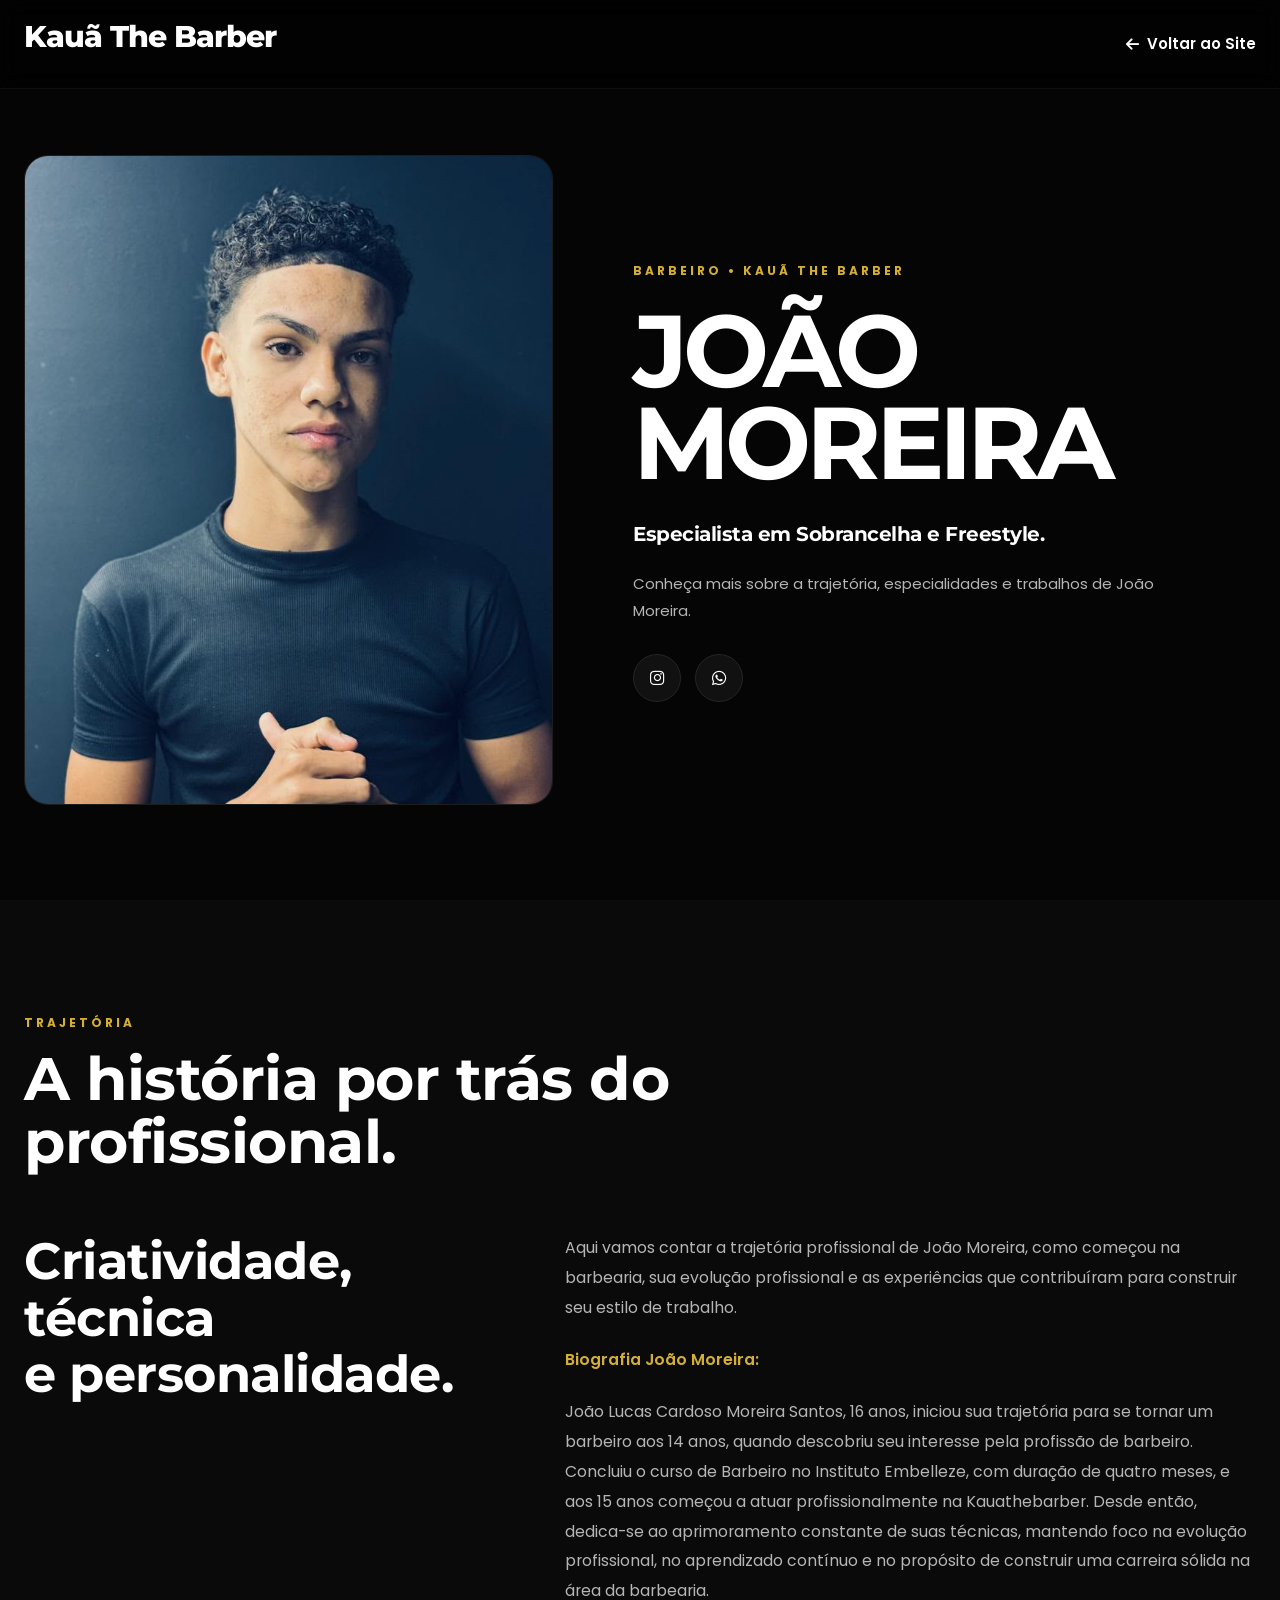
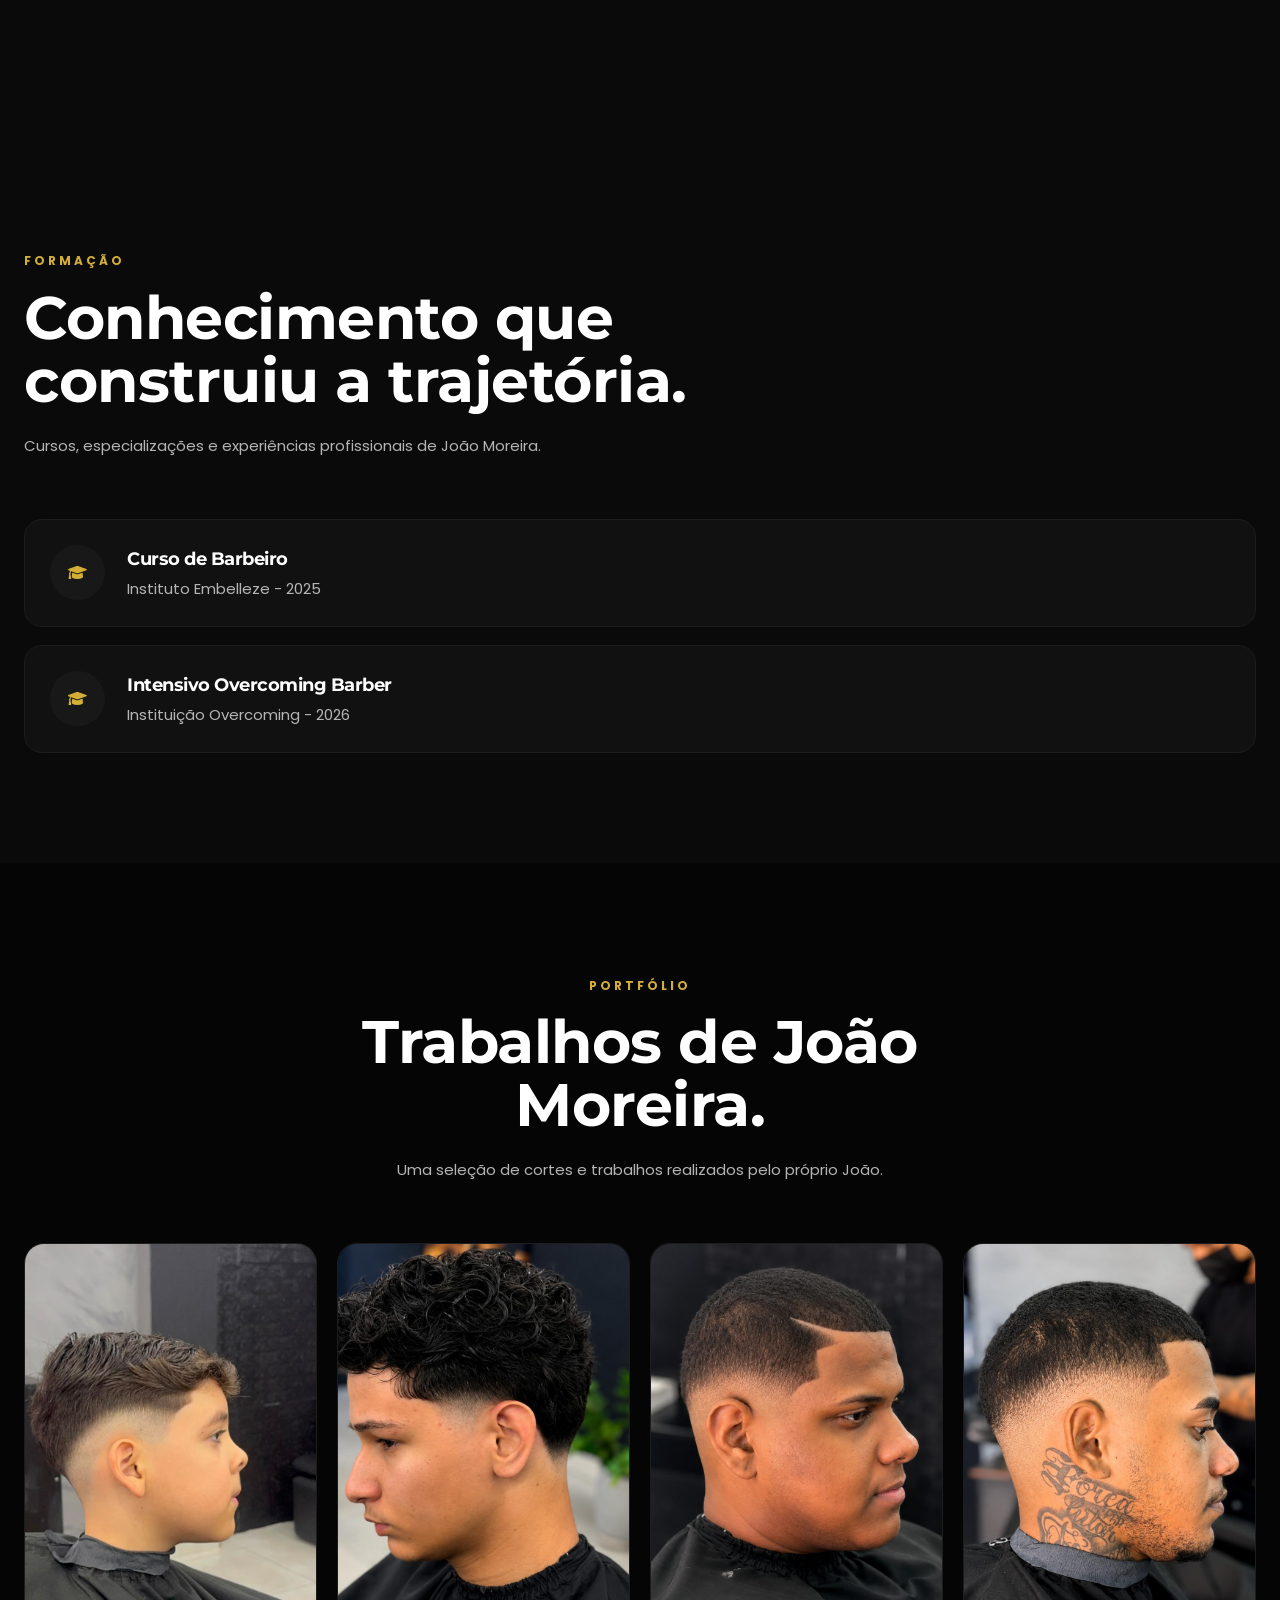
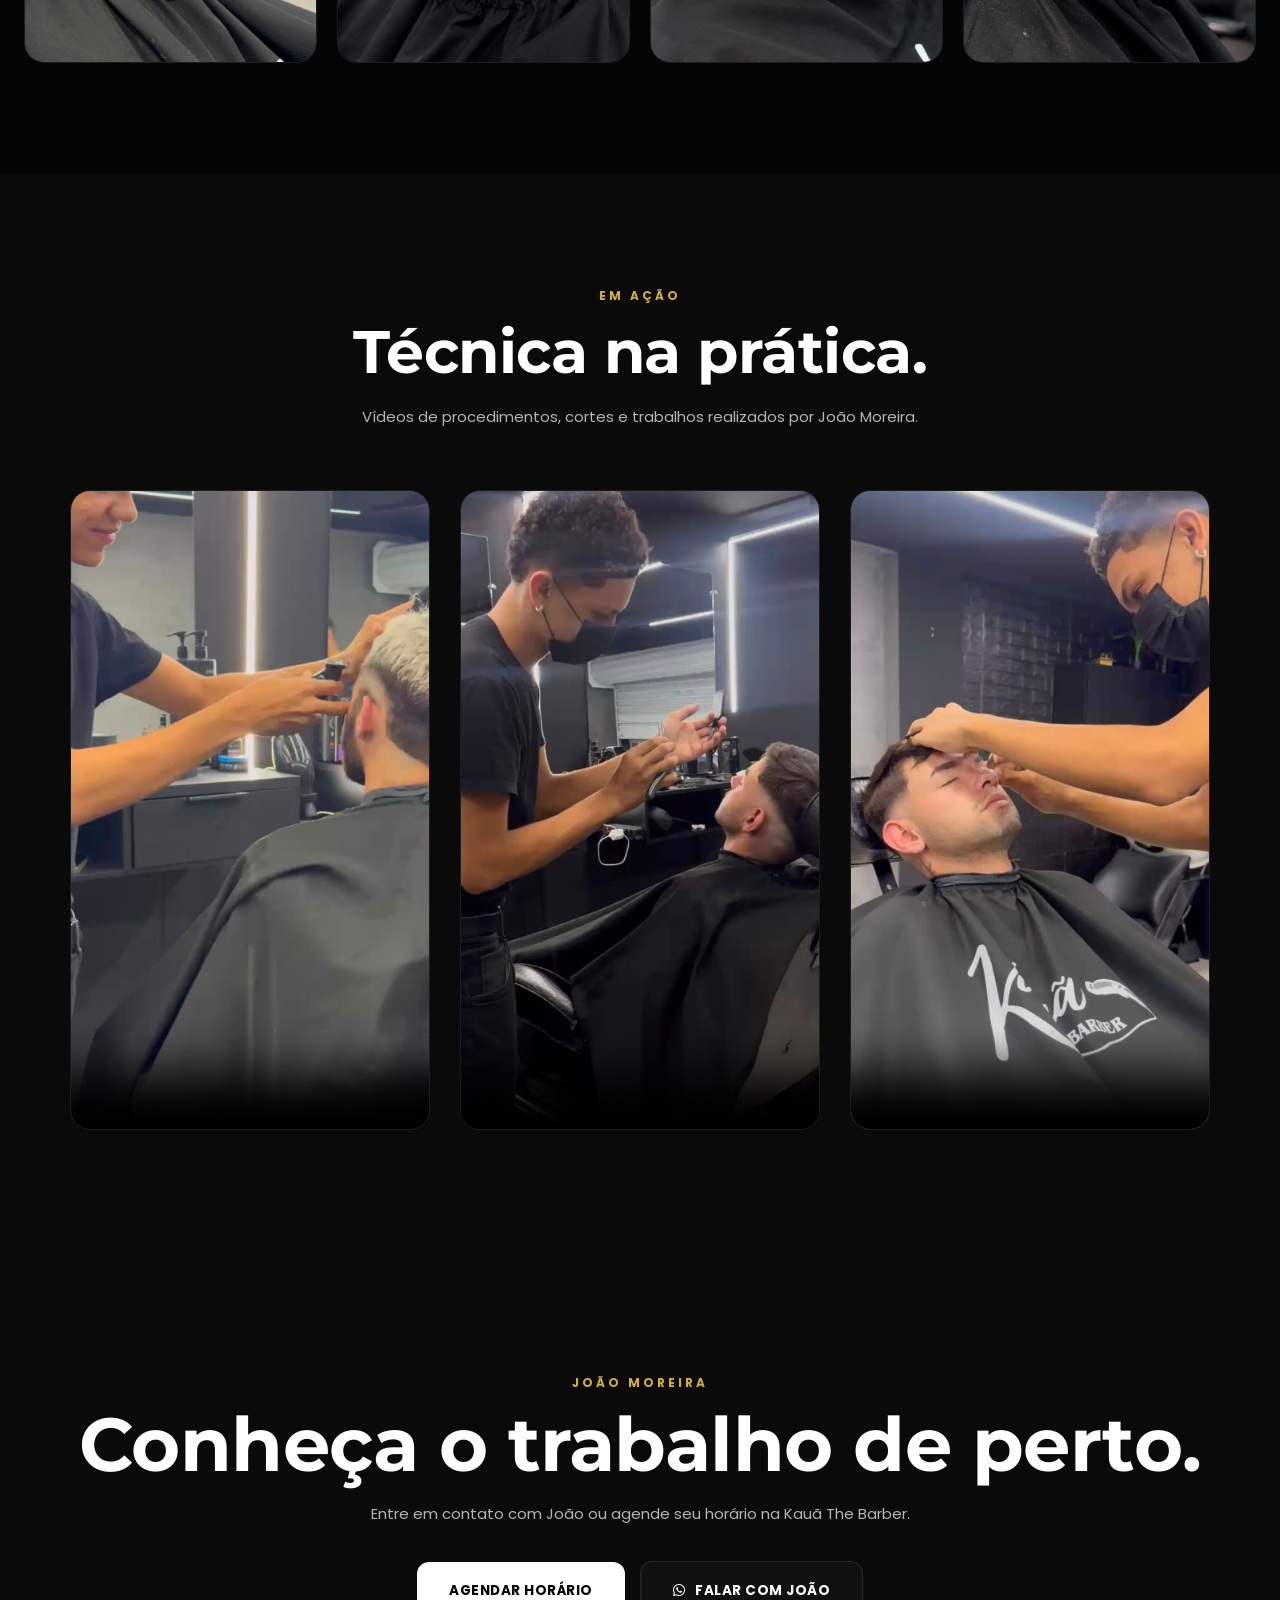
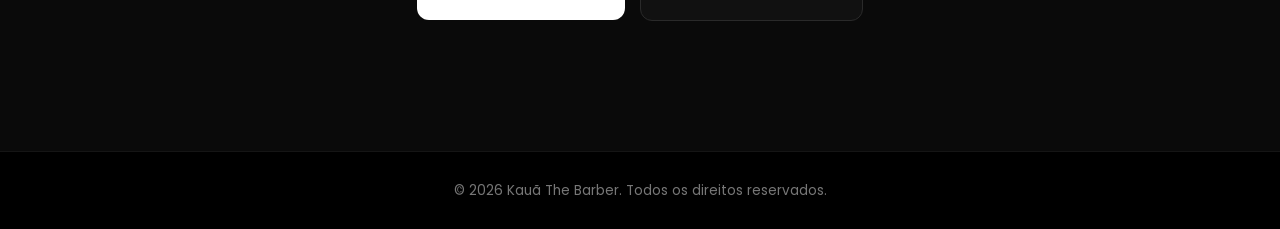
<file: biografia/bio_joao.html>
<!DOCTYPE html>
<html lang="pt-BR">

<head>

    <meta charset="UTF-8">

    <meta name="viewport" content="width=device-width, initial-scale=1.0">

    <meta name="theme-color" content="#050505">

    <title>João Moreira | Kauã The Barber</title>

    <meta name="description"
        content="Conheça João Moreira, barbeiro da Kauã The Barber, sua trajetória profissional, especialidades e trabalhos.">

    <meta name="robots" content="index, follow">

    <meta name="author" content="Kauã The Barber">


    <!-- OPEN GRAPH -->

    <meta property="og:title" content="João Moreira | Kauã The Barber">

    <meta property="og:description" content="Conheça a trajetória, especialidades e trabalhos de João Moreira.">

    <meta property="og:type" content="website">

    <!-- Trocar pela URL definitiva quando o site for publicado -->
    <meta property="og:image" content="https://trocar-quando-publicar.com/imagens/barbeiros/img_joao.jpeg">

    <meta property="og:image:alt" content="João Moreira - Kauã The Barber">


    <!-- FONTES -->

    <link href="https://fonts.googleapis.com/css2?family=Poppins:wght@400;500;600;700;800&display=swap"
        rel="stylesheet">

    <link href="https://fonts.googleapis.com/css2?family=Montserrat:wght@500;600;700;800&display=swap" rel="stylesheet">


    <!-- CSS PRINCIPAL -->

    <link rel="stylesheet" href="../css/styles.css">


    <!-- CSS DAS BIOGRAFIAS -->

    <link rel="stylesheet" href="./styles.css">


    <!-- FAVICON -->

    <link rel="icon" href="../favicon.ico">


    <!-- FONT AWESOME -->

    <link rel="stylesheet" href="https://cdnjs.cloudflare.com/ajax/libs/font-awesome/6.0.0/css/all.min.css">

</head>


<body>


    <!-- ========================================
    HEADER
    ========================================= -->

    <header class="header">

        <nav class="navbar">

            <div class="nav-container">

                <div class="nav-logo">

                    <h1>Kauã The Barber</h1>

                </div>


                <div class="voltar-site">

                    <a href="../index.html">

                        <i class="fas fa-arrow-left"></i>

                        Voltar ao Site

                    </a>

                </div>

            </div>

        </nav>

    </header>



    <!-- ========================================
    APRESENTAÇÃO
    ========================================= -->

    <section class="bio-hero">

        <div class="bio-container bio-hero-grid">


            <div class="bio-hero-image">

                <img src="../imagens/barbeiros/img_joao.jpeg" alt="João Moreira">

            </div>


            <div class="bio-hero-content">

                <span class="bio-label">
                    BARBEIRO • KAUÃ THE BARBER
                </span>

                <h1>
                    João<br>
                    Moreira
                </h1>

                <h2>
                    Especialista em Sobrancelha e Freestyle.
                </h2>

                <p>
                    Conheça mais sobre a trajetória, especialidades
                    e trabalhos de João Moreira.
                </p>


                <div class="bio-social">

                    <a href="https://www.instagram.com/ojoaomoreira._?igsh=MTJscDZzeGQ5amhkNg==" target="_blank"
                        rel="noopener noreferrer" aria-label="Instagram de João Moreira">

                        <i class="fab fa-instagram"></i>

                    </a>


                    <a href="https://wa.me/5511971773069" target="_blank" rel="noopener noreferrer"
                        aria-label="WhatsApp de João Moreira">

                        <i class="fab fa-whatsapp"></i>

                    </a>

                </div>

            </div>

        </div>

    </section>



    <!-- ========================================
    HISTÓRIA
    ========================================= -->

    <section class="bio-section bio-historia">

        <div class="bio-container">

            <div class="bio-section-title">

                <span>TRAJETÓRIA</span>

                <h2>
                    A história por trás do profissional.
                </h2>

            </div>


            <div class="historia-grid">


                <div class="historia-destaque">

                    <h3>
                        Criatividade, técnica<br>
                        e personalidade.
                    </h3>

                </div>


                <div class="historia-texto">

                    <!--
                    SUBSTITUIR PELO TEXTO REAL ENVIADO PELO JOÃO
                    -->

                    <p>
                        Aqui vamos contar a trajetória profissional de
                        João Moreira, como começou na barbearia, sua evolução
                        profissional e as experiências que contribuíram para
                        construir seu estilo de trabalho.
                    </p>

                    <p class="conteudo-pendente">
                        Biografia João Moreira:
                    </p>

                    <p>
                        João Lucas Cardoso Moreira Santos, 16 anos, iniciou sua trajetória para se tornar um barbeiro
                        aos 14 anos,
                        quando descobriu seu interesse pela profissão de barbeiro. Concluiu o curso de Barbeiro no
                        Instituto Embelleze, com duração de quatro meses, e aos 15 anos começou a atuar
                        profissionalmente na Kauathebarber. Desde então, dedica-se ao aprimoramento constante de suas
                        técnicas, mantendo foco na evolução profissional, no aprendizado contínuo e no propósito de
                        construir uma carreira sólida na área da barbearia.
                    </p>
                </div>

            </div>

        </div>

    </section>

    <!-- ========================================
    FORMAÇÃO / CURSOS
    ========================================= -->

    <section class="bio-section bio-formacao">

        <div class="bio-container">


            <div class="bio-section-title">

                <span>FORMAÇÃO</span>

                <h2>
                    Conhecimento que construiu a trajetória.
                </h2>

                <p>
                    Cursos, especializações e experiências profissionais de João Moreira.
                </p>

            </div>

            <div class="formacao-lista">

                <div class="formacao-item">
                    <div class="formacao-icon">
                        <i class="fas fa-graduation-cap"></i>
                    </div>

                    <div>
                        <h3>Curso de Barbeiro</h3>
                        <p>Instituto Embelleze - 2025</p>
                    </div>
                </div>



                <div class="formacao-item">
                    <div class="formacao-icon">
                        <i class="fas fa-graduation-cap"></i>
                    </div>

                    <div>
                        <h3>Intensivo Overcoming Barber</h3>
                        <p>Instituição Overcoming - 2026</p>
                    </div>
                </div>
            </div>

        </div>

    </section>



    <!-- ========================================
    PORTFÓLIO PESSOAL
    ========================================= -->

    <section class="bio-section bio-portfolio">

        <div class="bio-container">


            <div class="bio-section-title centralizado">

                <span>PORTFÓLIO</span>

                <h2>
                    Trabalhos de João Moreira.
                </h2>

                <p>
                    Uma seleção de cortes e trabalhos realizados
                    pelo próprio João.
                </p>

            </div>


            <div class="bio-portfolio-grid">


                <div class="bio-portfolio-card">

                    <img src="../imagens/img_21.jpeg" alt="Trabalho realizado por João Moreira" loading="lazy">

                </div>


                <div class="bio-portfolio-card">

                    <img src="../imagens/img_17.jpeg" alt="Trabalho realizado por João Moreira" loading="lazy">

                </div>


                <div class="bio-portfolio-card">

                    <img src="../imagens/img_18.jpeg" alt="Trabalho realizado por João Moreira" loading="lazy">

                </div>


                <div class="bio-portfolio-card">

                    <img src="../imagens/img_19.jpeg" alt="Trabalho realizado por João Moreira" loading="lazy">

                </div>


            </div>

        </div>

    </section>

    <!-- ========================================
VÍDEOS
========================================= -->

    <section class="bio-section bio-videos">

        <div class="bio-container">

            <div class="bio-section-title centralizado">

                <span>EM AÇÃO</span>

                <h2>
                    Técnica na prática.
                </h2>

                <p>
                    Vídeos de procedimentos, cortes e trabalhos
                    realizados por João Moreira.
                </p>

            </div>

            <div class="videos-grid">

                <div class="video-card">

                    <video controls muted preload="metadata" poster="./img/img_thumb_joao_1.jpeg">

                        <source src="../imagens/video_corte_joao.mp4" type="video/mp4">

                        Seu navegador não suporta reprodução de vídeo.

                    </video>

                </div>

                <div class="video-card">

                    <video controls muted preload="metadata" poster="./img/img_thumb_joao_2.jpeg">

                        <source src="../imagens/video_corte_joao_2.mp4" type="video/mp4">

                        Seu navegador não suporta reprodução de vídeo.

                    </video>

                </div>

                <div class="video-card">

                    <video controls muted preload="metadata" poster="./img/img_thumb_joao_3.jpeg">

                        <source src="../imagens/video_corte_joao_3.mp4" type="video/mp4">

                        Seu navegador não suporta reprodução de vídeo.

                    </video>

                </div>

            </div>

        </div>

    </section>

    <!-- ========================================
    CTA FINAL
    ========================================= -->

    <section class="bio-cta">

        <div class="bio-container">


            <span>JOÃO MOREIRA</span>

            <h2>
                Conheça o trabalho de perto.
            </h2>

            <p>
                Entre em contato com João ou agende seu horário
                na Kauã The Barber.
            </p>


            <div class="bio-cta-buttons">


                <a href="https://sites.appbarber.com.br/kauathebarber" target="_blank" rel="noopener noreferrer"
                    class="bio-button principal">

                    AGENDAR HORÁRIO

                </a>


                <a href="https://wa.me/5511971773069" target="_blank" rel="noopener noreferrer"
                    class="bio-button secundario">

                    <i class="fab fa-whatsapp"></i>

                    FALAR COM JOÃO

                </a>


            </div>

        </div>

    </section>



    <!-- ========================================
    FOOTER
    ========================================= -->

    <footer class="bio-footer">

        <div class="bio-container">

            <p>
                © 2026 Kauã The Barber. Todos os direitos reservados.
            </p>

        </div>

    </footer>


</body>

</html>
</file>
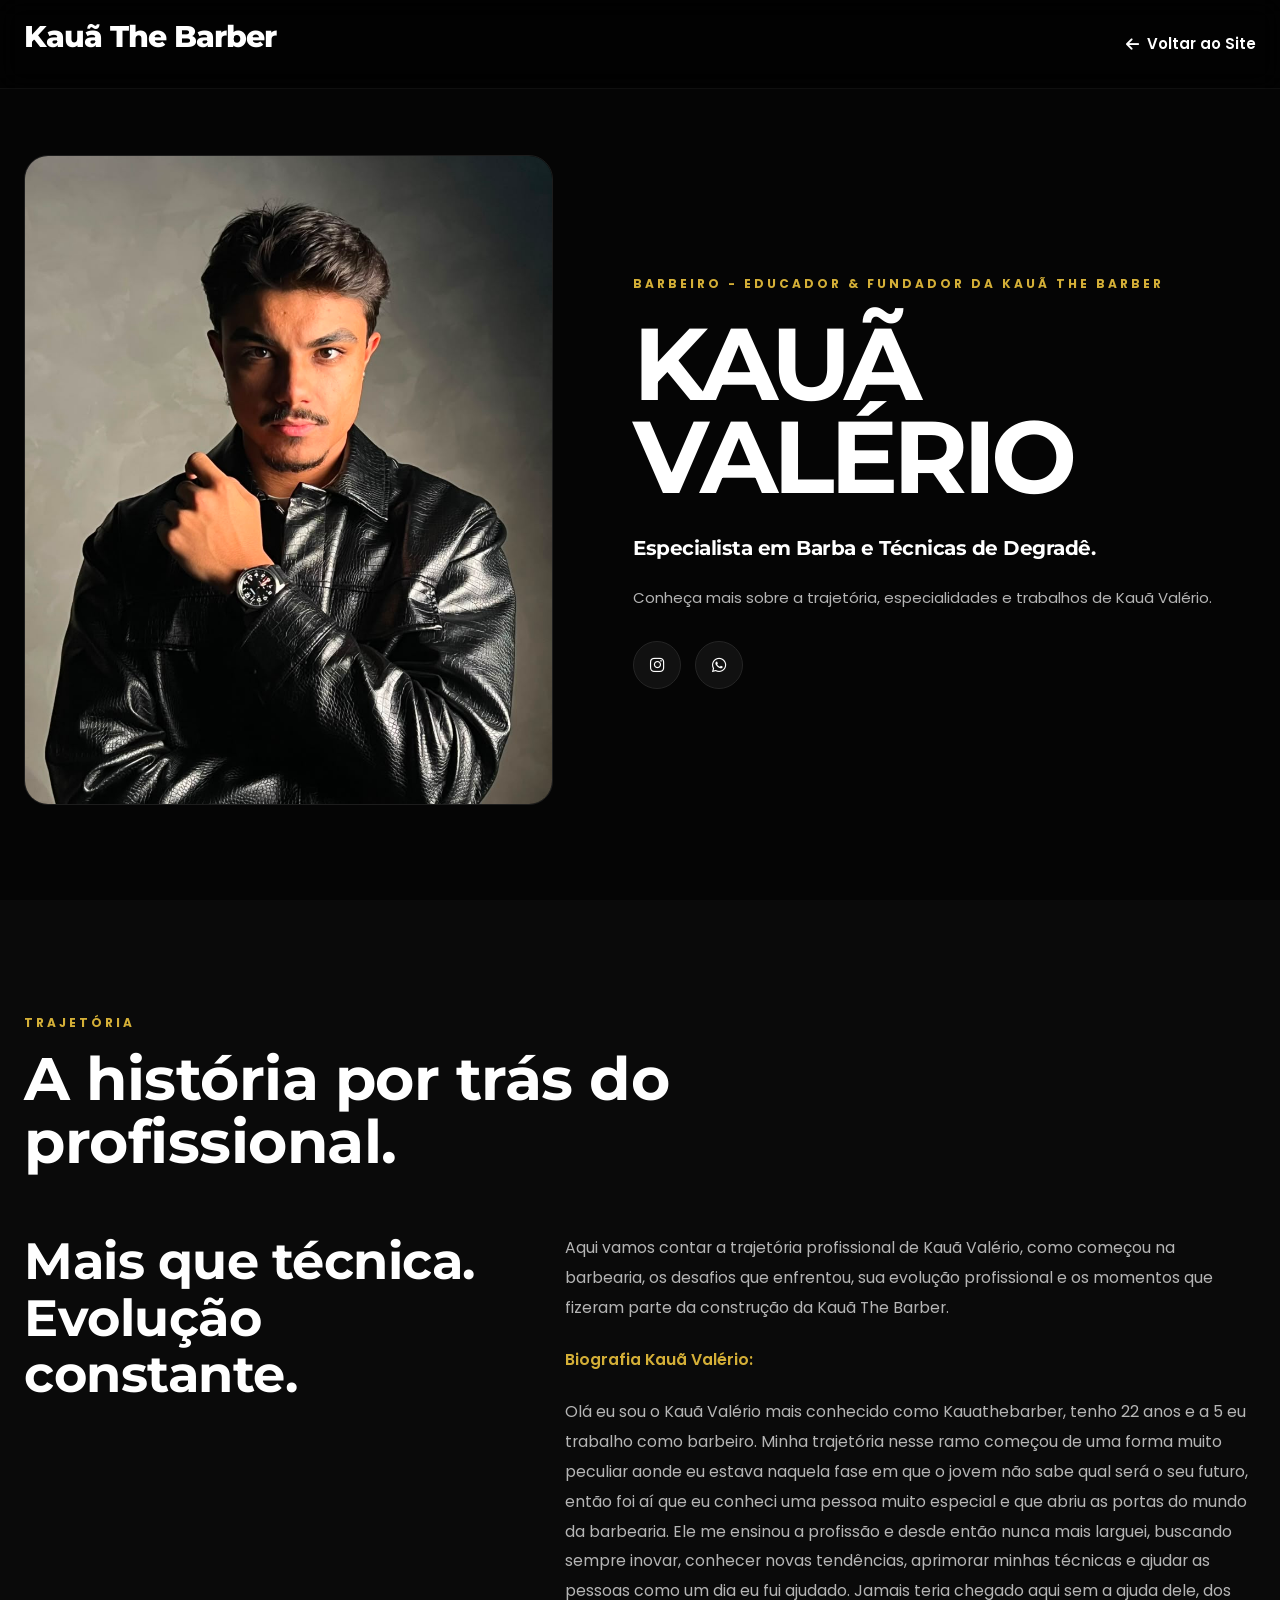
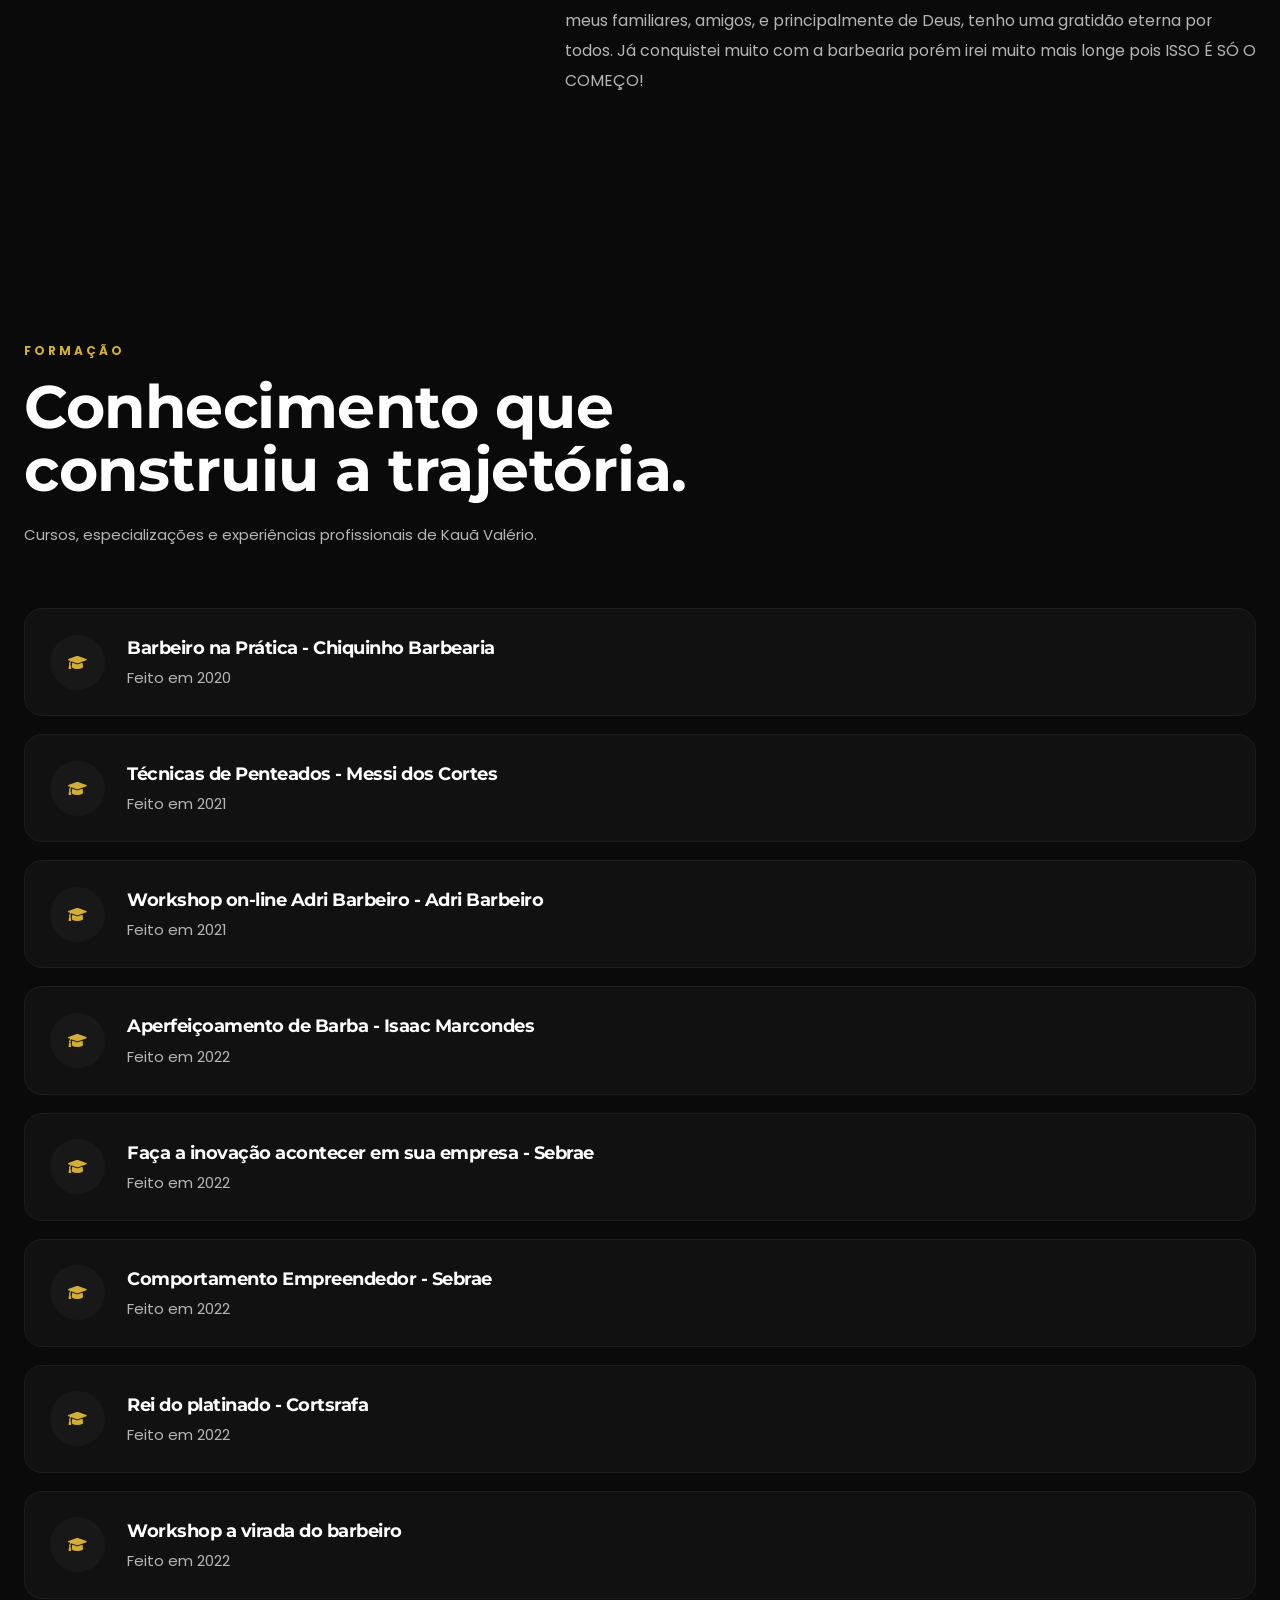
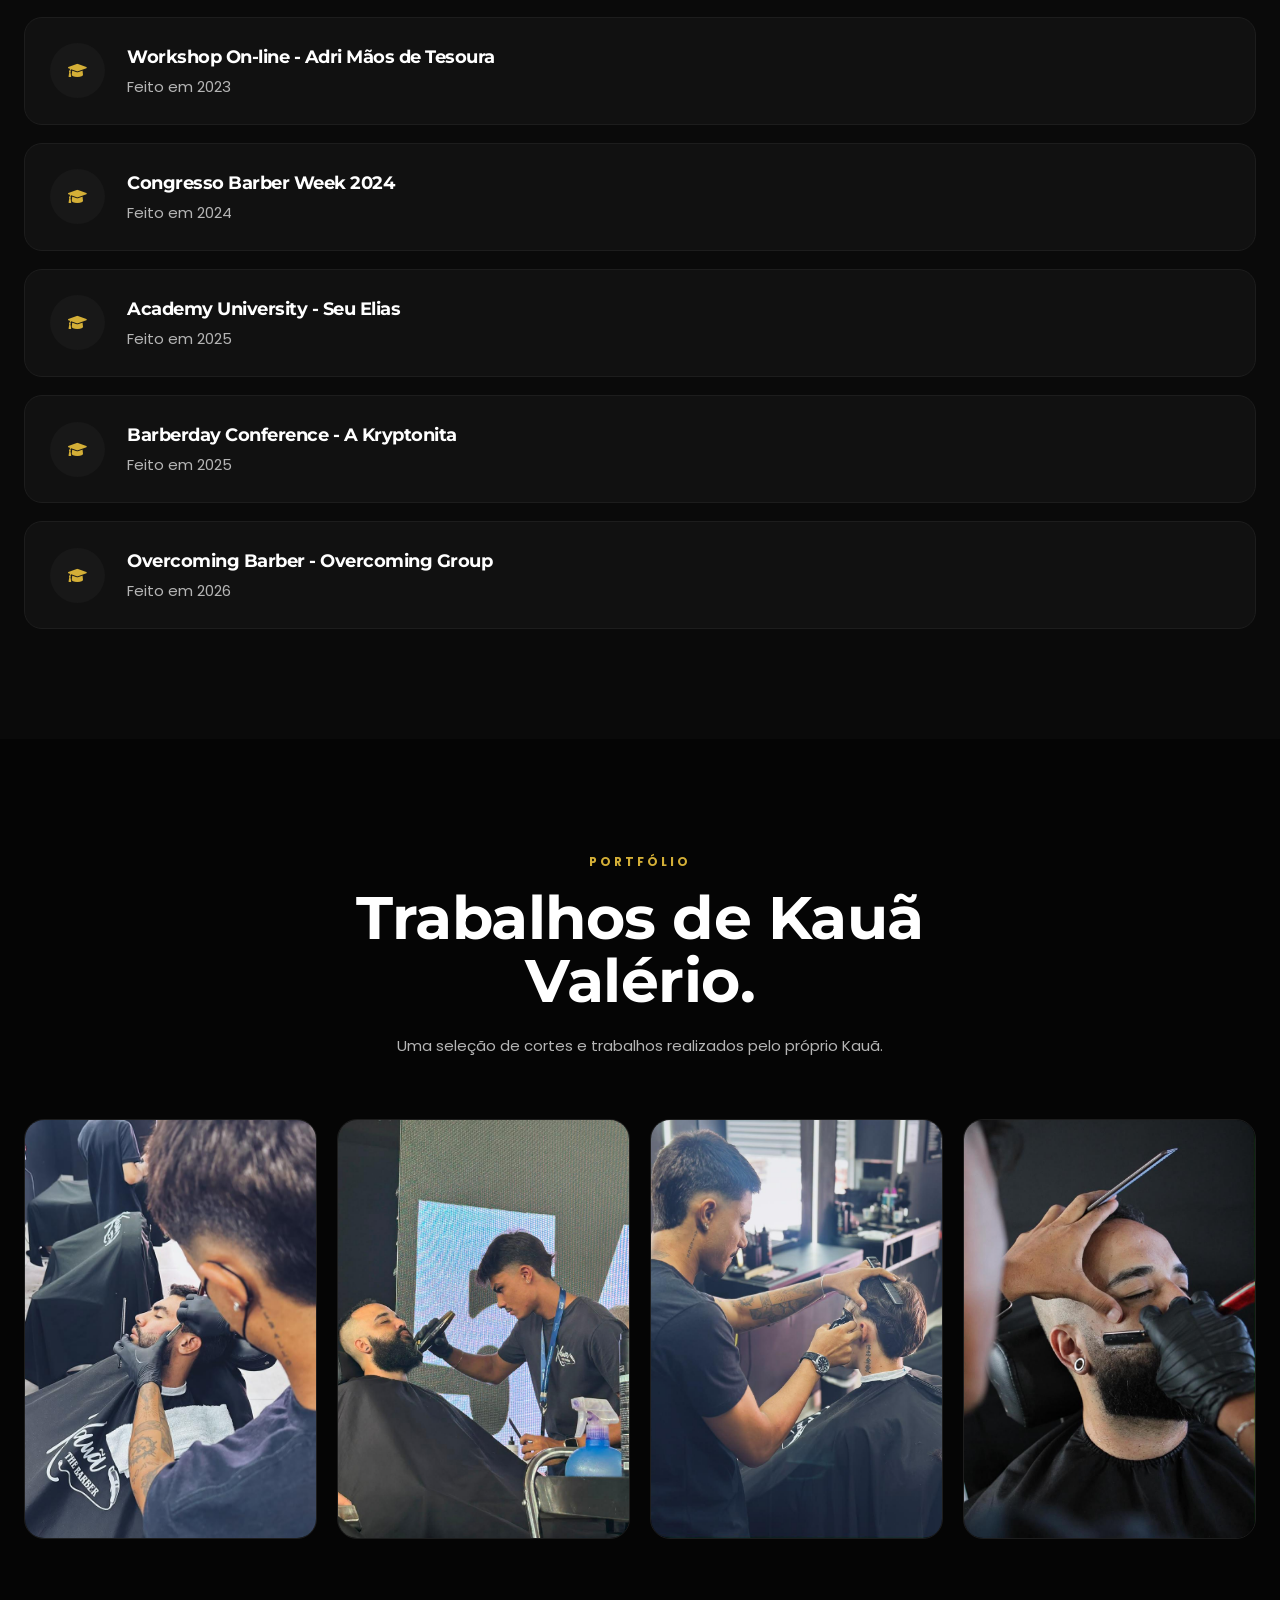
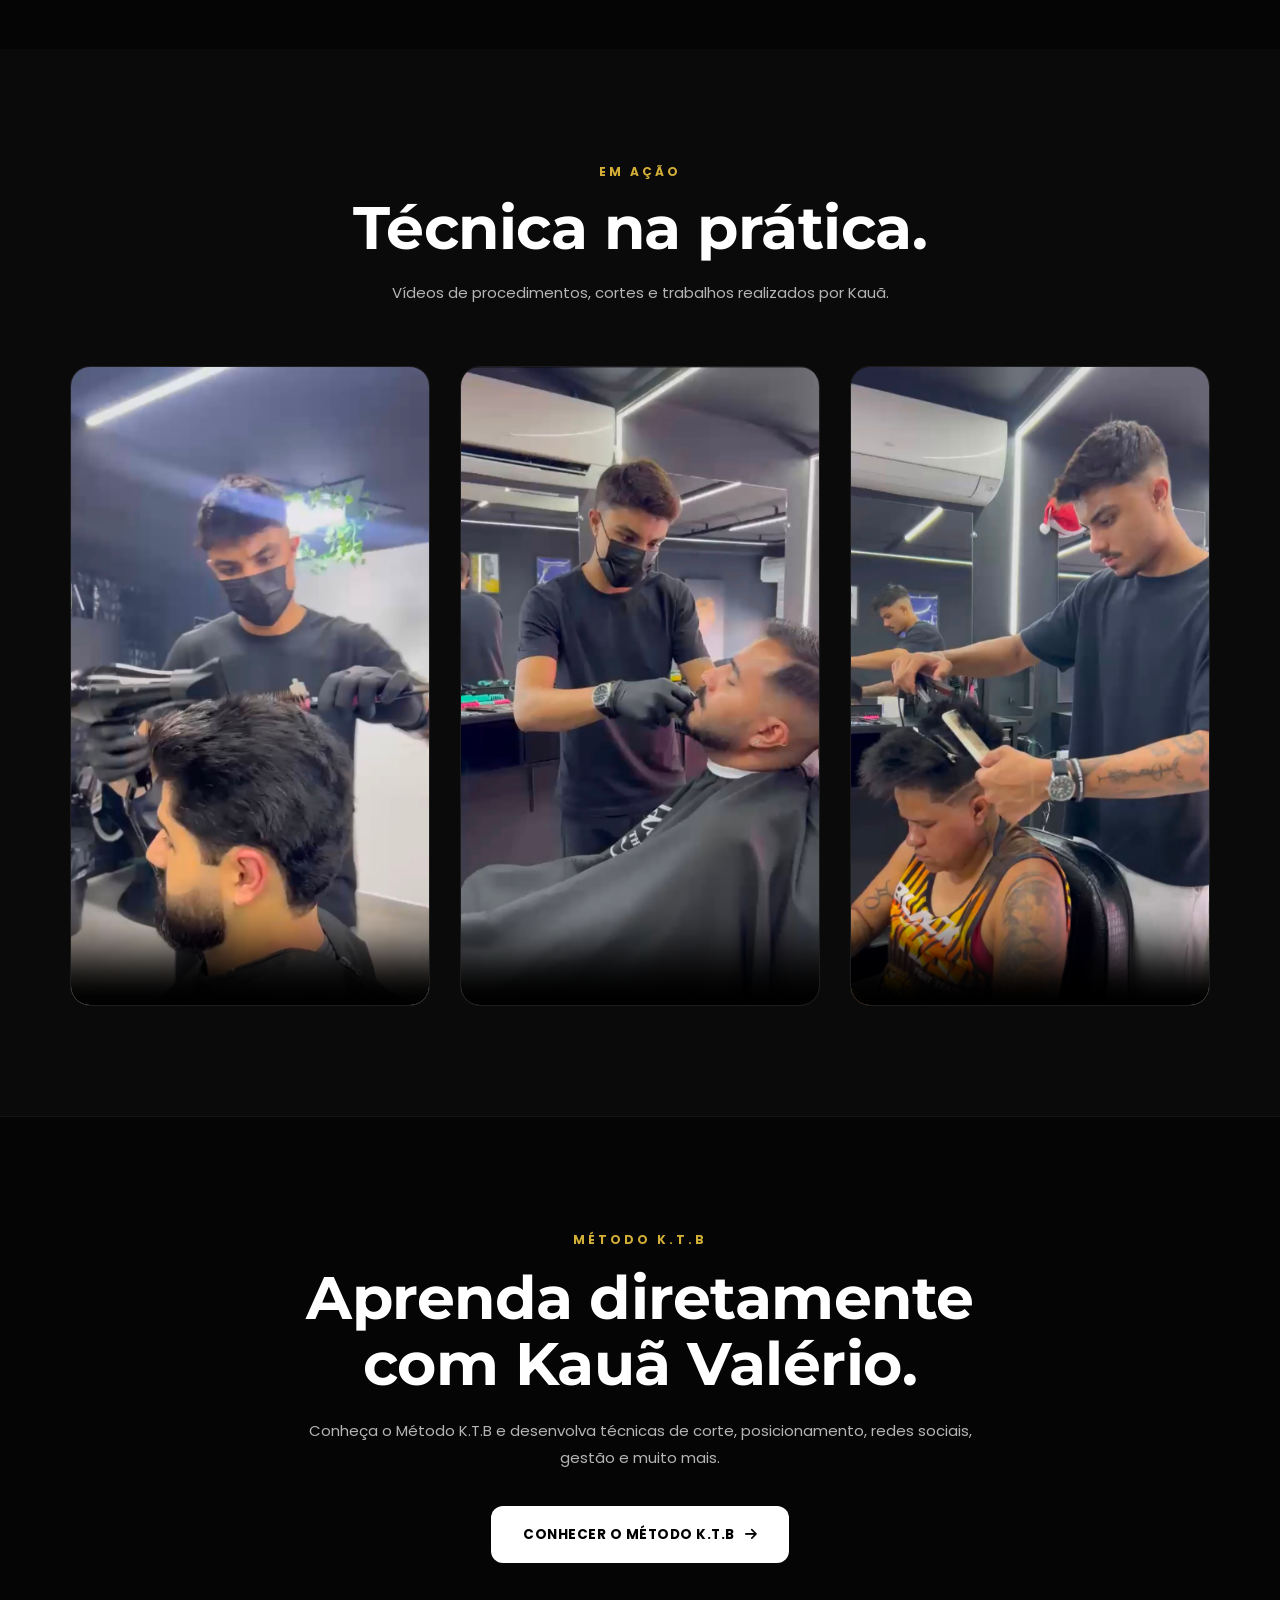
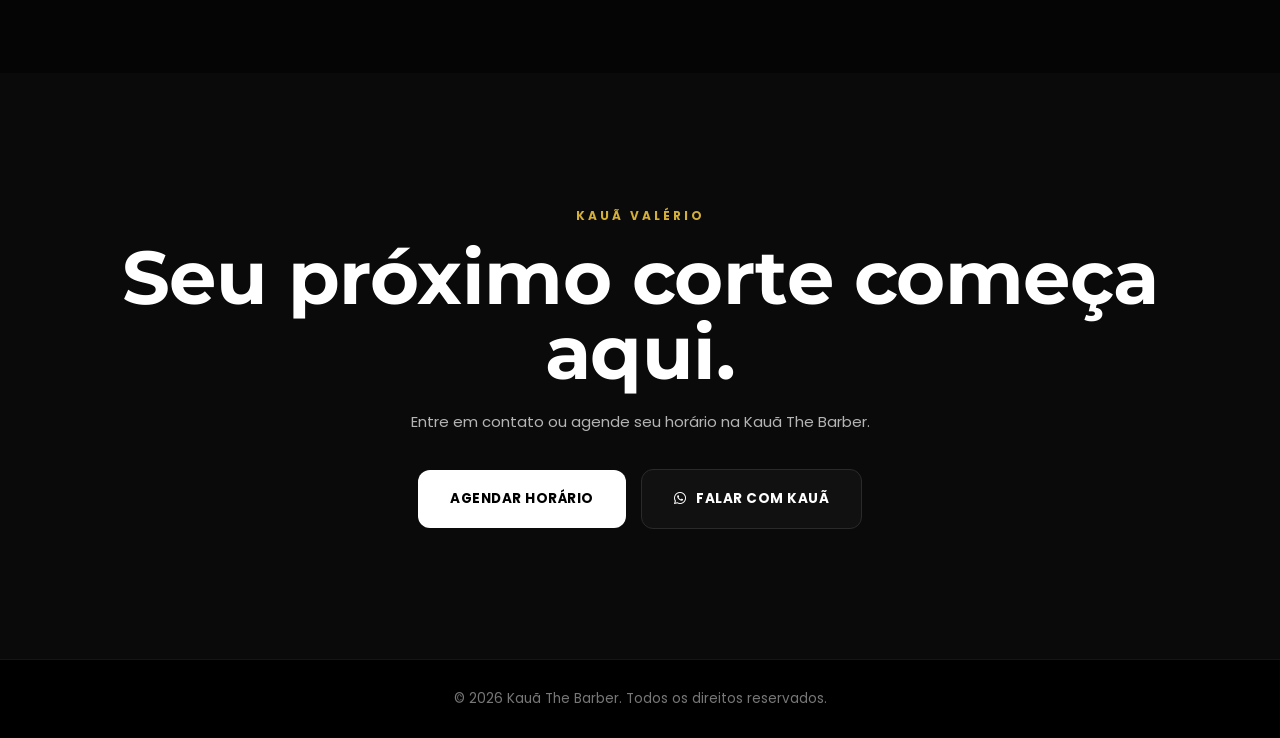
<file: biografia/bio_kaua.html>
<!DOCTYPE html>
<html lang="pt-BR">

<head>

    <meta charset="UTF-8">

    <meta name="viewport" content="width=device-width, initial-scale=1.0">

    <meta name="theme-color" content="#050505">

    <title>Kauã Valério | Kauã The Barber</title>

    <meta name="description"
        content="Conheça Kauã Valério, barbeiro da Kauã The Barber, sua trajetória profissional, especialidades, trabalhos e Método K.T.B.">

    <meta name="robots" content="index, follow">

    <meta name="author" content="Kauã The Barber">


    <!-- OPEN GRAPH -->

    <meta property="og:title" content="Kauã Valério | Kauã The Barber">

    <meta property="og:description" content="Conheça a trajetória, especialidades e trabalhos de Kauã Valério.">

    <meta property="og:type" content="website">

    <meta property="og:image" content="https://trocar-quando-publicar.com/imagens/barbeiros/img_kaua.jpeg">

    <meta property="og:image:alt" content="Kauã Valério - Kauã The Barber">


    <!-- FONTES -->

    <link href="https://fonts.googleapis.com/css2?family=Poppins:wght@400;500;600;700;800&display=swap"
        rel="stylesheet">

    <link href="https://fonts.googleapis.com/css2?family=Montserrat:wght@500;600;700;800&display=swap" rel="stylesheet">


    <!-- CSS PRINCIPAL -->

    <link rel="stylesheet" href="../css/styles.css">


    <!-- CSS DAS BIOGRAFIAS -->

    <link rel="stylesheet" href="./styles.css">


    <!-- FAVICON -->

    <link rel="icon" href="../favicon.ico">


    <!-- FONT AWESOME -->

    <link rel="stylesheet" href="https://cdnjs.cloudflare.com/ajax/libs/font-awesome/6.0.0/css/all.min.css">

</head>


<body>


    <!-- ========================================
    HEADER
    ========================================= -->

    <header class="header">

        <nav class="navbar">

            <div class="nav-container">

                <div class="nav-logo">

                    <h1>Kauã The Barber</h1>

                </div>


                <div class="voltar-site">

                    <a href="../index.html">

                        <i class="fas fa-arrow-left"></i>

                        Voltar ao Site

                    </a>

                </div>

            </div>

        </nav>

    </header>



    <!-- ========================================
    APRESENTAÇÃO
    ========================================= -->

    <section class="bio-hero">

        <div class="bio-container bio-hero-grid">


            <div class="bio-hero-image">

                <img src="../imagens/barbeiros/img_kaua.jpeg" alt="Kauã Valério">

            </div>


            <div class="bio-hero-content">

                <span class="bio-label">
                    BARBEIRO - EDUCADOR & FUNDADOR DA KAUÃ THE BARBER
                </span>

                <h1>
                    Kauã<br>
                    Valério
                </h1>

                <h2>
                    Especialista em Barba e Técnicas de Degradê.
                </h2>

                <p>
                    Conheça mais sobre a trajetória, especialidades
                    e trabalhos de Kauã Valério.
                </p>


                <div class="bio-social">

                    <a href="https://www.instagram.com/okauathebarber/" target="_blank" rel="noopener noreferrer"
                        aria-label="Instagram de Kauã Valério">

                        <i class="fab fa-instagram"></i>

                    </a>


                    <a href="https://wa.me/5511941339561" target="_blank" rel="noopener noreferrer"
                        aria-label="WhatsApp de Kauã Valério">

                        <i class="fab fa-whatsapp"></i>

                    </a>

                </div>

            </div>

        </div>

    </section>



    <!-- ========================================
    HISTÓRIA
    ========================================= -->

    <section class="bio-section bio-historia">

        <div class="bio-container">

            <div class="bio-section-title">

                <span>TRAJETÓRIA</span>

                <h2>
                    A história por trás do profissional.
                </h2>

            </div>


            <div class="historia-grid">


                <div class="historia-destaque">

                    <h3>
                        Mais que técnica.<br>
                        Evolução constante.
                    </h3>

                </div>


                <div class="historia-texto">

                    <p>
                        Aqui vamos contar a trajetória profissional de
                        Kauã Valério, como começou na barbearia, os desafios
                        que enfrentou, sua evolução profissional e os momentos
                        que fizeram parte da construção da Kauã The Barber.
                    </p>

                    <p class="conteudo-pendente">
                        Biografia Kauã Valério:
                    </p>

                    <p>
                        Olá eu sou o Kauã Valério mais conhecido como Kauathebarber, tenho 22 anos e a 5 eu trabalho
                        como
                        barbeiro.
                        Minha trajetória nesse ramo começou de uma forma muito peculiar aonde eu estava naquela fase em
                        que o jovem não sabe qual será o seu futuro, então foi aí que eu conheci uma pessoa muito
                        especial e que abriu as portas do mundo da barbearia. Ele me ensinou a profissão e desde então
                        nunca mais larguei, buscando sempre inovar, conhecer novas tendências, aprimorar minhas técnicas
                        e ajudar as pessoas como um dia eu fui ajudado. Jamais teria chegado aqui sem a ajuda dele, dos
                        meus familiares, amigos, e principalmente de Deus, tenho uma gratidão eterna por todos.
                        Já conquistei muito com a barbearia porém irei muito mais longe pois ISSO É SÓ O COMEÇO!
                    </p>

                </div>

            </div>

        </div>

    </section>

    <!-- ========================================
    FORMAÇÃO / CURSOS
    ========================================= -->

    <section class="bio-section bio-formacao">

        <div class="bio-container">


            <div class="bio-section-title">

                <span>FORMAÇÃO</span>

                <h2>
                    Conhecimento que construiu a trajetória.
                </h2>

                <p>
                    Cursos, especializações e experiências profissionais de Kauã Valério.
                </p>

            </div>


            <div class="formacao-lista">

                <div class="formacao-item">
                    <div class="formacao-icon">
                        <i class="fas fa-graduation-cap"></i>
                    </div>

                    <div>
                        <h3>Barbeiro na Prática - Chiquinho Barbearia</h3>
                        <p>Feito em 2020</p>
                    </div>
                </div>

                <div class="formacao-item">
                    <div class="formacao-icon">
                        <i class="fas fa-graduation-cap"></i>
                    </div>

                    <div>
                        <h3>Técnicas de Penteados - Messi dos Cortes</h3>
                        <p>Feito em 2021</p>
                    </div>
                </div>

                <div class="formacao-item">
                    <div class="formacao-icon">
                        <i class="fas fa-graduation-cap"></i>
                    </div>

                    <div>
                        <h3>Workshop on-line Adri Barbeiro - Adri Barbeiro</h3>
                        <p>Feito em 2021</p>
                    </div>
                </div>

                <div class="formacao-item">
                    <div class="formacao-icon">
                        <i class="fas fa-graduation-cap"></i>
                    </div>

                    <div>
                        <h3>Aperfeiçoamento de Barba - Isaac Marcondes</h3>
                        <p>Feito em 2022</p>
                    </div>
                </div>

                <div class="formacao-item">
                    <div class="formacao-icon">
                        <i class="fas fa-graduation-cap"></i>
                    </div>

                    <div>
                        <h3>Faça a inovação acontecer em sua empresa - Sebrae</h3>
                        <p>Feito em 2022</p>
                    </div>
                </div>

                <div class="formacao-item">
                    <div class="formacao-icon">
                        <i class="fas fa-graduation-cap"></i>
                    </div>

                    <div>
                        <h3>Comportamento Empreendedor - Sebrae</h3>
                        <p>Feito em 2022</p>
                    </div>
                </div>

                <div class="formacao-item">
                    <div class="formacao-icon">
                        <i class="fas fa-graduation-cap"></i>
                    </div>

                    <div>
                        <h3>Rei do platinado - Cortsrafa</h3>
                        <p>Feito em 2022</p>
                    </div>
                </div>

                <div class="formacao-item">
                    <div class="formacao-icon">
                        <i class="fas fa-graduation-cap"></i>
                    </div>

                    <div>
                        <h3>Workshop a virada do barbeiro </h3>
                        <p>Feito em 2022</p>
                    </div>
                </div>

                <div class="formacao-item">
                    <div class="formacao-icon">
                        <i class="fas fa-graduation-cap"></i>
                    </div>

                    <div>
                        <h3>Workshop On-line - Adri Mãos de Tesoura</h3>
                        <p>Feito em 2023</p>
                    </div>
                </div>

                <div class="formacao-item">
                    <div class="formacao-icon">
                        <i class="fas fa-graduation-cap"></i>
                    </div>

                    <div>
                        <h3>Congresso Barber Week 2024</h3>
                        <p>Feito em 2024</p>
                    </div>
                </div>

                <div class="formacao-item">
                    <div class="formacao-icon">
                        <i class="fas fa-graduation-cap"></i>
                    </div>

                    <div>
                        <h3>Academy University - Seu Elias</h3>
                        <p>Feito em 2025</p>
                    </div>
                </div>

                <div class="formacao-item">
                    <div class="formacao-icon">
                        <i class="fas fa-graduation-cap"></i>
                    </div>

                    <div>
                        <h3>Barberday Conference - A Kryptonita</h3>
                        <p>Feito em 2025</p>
                    </div>
                </div>

                <div class="formacao-item">
                    <div class="formacao-icon">
                        <i class="fas fa-graduation-cap"></i>
                    </div>

                    <div>
                        <h3>Overcoming Barber - Overcoming Group</h3>
                        <p>Feito em 2026</p>
                    </div>
                </div>


            </div>

        </div>

    </section>



    <!-- ========================================
    PORTFÓLIO PESSOAL
    ========================================= -->

    <section class="bio-section bio-portfolio">

        <div class="bio-container">


            <div class="bio-section-title centralizado">

                <span>PORTFÓLIO</span>

                <h2>
                    Trabalhos de Kauã Valério.
                </h2>

                <p>
                    Uma seleção de cortes e trabalhos realizados
                    pelo próprio Kauã.
                </p>

            </div>


            <div class="bio-portfolio-grid">


                <div class="bio-portfolio-card">

                    <img src="../imagens/img_2.jpeg" alt="Trabalho realizado por Kauã Valério" loading="lazy">

                </div>


                <div class="bio-portfolio-card">

                    <img src="../imagens/img_5.jpeg" alt="Trabalho realizado por Kauã Valério" loading="lazy">

                </div>


                <div class="bio-portfolio-card">

                    <img src="../imagens/img_3.jpeg" alt="Trabalho realizado por Kauã Valério" loading="lazy">

                </div>


                <div class="bio-portfolio-card">

                    <img src="../imagens/img_4.jpeg" alt="Trabalho realizado por Kauã Valério" loading="lazy">

                </div>


            </div>

        </div>

    </section>



    <!-- ========================================
VÍDEOS
========================================= -->

    <section class="bio-section bio-videos">

        <div class="bio-container">

            <div class="bio-section-title centralizado">

                <span>EM AÇÃO</span>

                <h2>
                    Técnica na prática.
                </h2>

                <p>
                    Vídeos de procedimentos, cortes e trabalhos
                    realizados por Kauã.
                </p>

            </div>

            <div class="videos-grid">

                <div class="video-card">

                    <video controls preload="metadata" poster="./img/img_thumb_kaua_1.jpeg">

                        <source src="./img/video_cabelo.mp4" type="video/mp4">

                        Seu navegador não suporta reprodução de vídeo.

                    </video>

                </div>

                <div class="video-card">

                    <video controls preload="metadata" poster="./img/img_thumb_kaua_2.jpeg">

                        <source src="./img/video_barba.mp4" type="video/mp4">

                        Seu navegador não suporta reprodução de vídeo.

                    </video>

                </div>

                <div class="video-card">

                    <video controls preload="metadata" poster="./img/img_thumb_kaua_3.jpeg">

                        <source src="./img/video_prancha.mp4" type="video/mp4">

                        Seu navegador não suporta reprodução de vídeo.

                    </video>

                </div>

            </div>

        </div>

    </section>



    <!-- ========================================
    MÉTODO KTB
    ========================================= -->

    <section class="bio-section bio-metodo">

        <div class="bio-container metodo-content">


            <span>MÉTODO K.T.B</span>

            <h2>
                Aprenda diretamente com Kauã Valério.
            </h2>

            <p>
                Conheça o Método K.T.B e desenvolva técnicas de corte,
                posicionamento, redes sociais, gestão e muito mais.
            </p>


            <a href="../botões/metodo_ktb.html" class="bio-button">

                CONHECER O MÉTODO K.T.B

                <i class="fas fa-arrow-right"></i>

            </a>


        </div>

    </section>



    <!-- ========================================
    CTA FINAL
    ========================================= -->

    <section class="bio-cta">

        <div class="bio-container">


            <span>KAUÃ VALÉRIO</span>

            <h2>
                Seu próximo corte começa aqui.
            </h2>

            <p>
                Entre em contato ou agende seu horário
                na Kauã The Barber.
            </p>


            <div class="bio-cta-buttons">


                <a href="https://sites.appbarber.com.br/kauathebarber" target="_blank" rel="noopener noreferrer"
                    class="bio-button principal">

                    AGENDAR HORÁRIO

                </a>


                <a href="https://wa.me/5511941339561" target="_blank" rel="noopener noreferrer"
                    class="bio-button secundario">

                    <i class="fab fa-whatsapp"></i>

                    FALAR COM KAUÃ

                </a>


            </div>

        </div>

    </section>



    <!-- ========================================
    FOOTER
    ========================================= -->

    <footer class="bio-footer">

        <div class="bio-container">

            <p>
                © 2026 Kauã The Barber. Todos os direitos reservados.
            </p>

        </div>

    </footer>


</body>

</html>
</file>
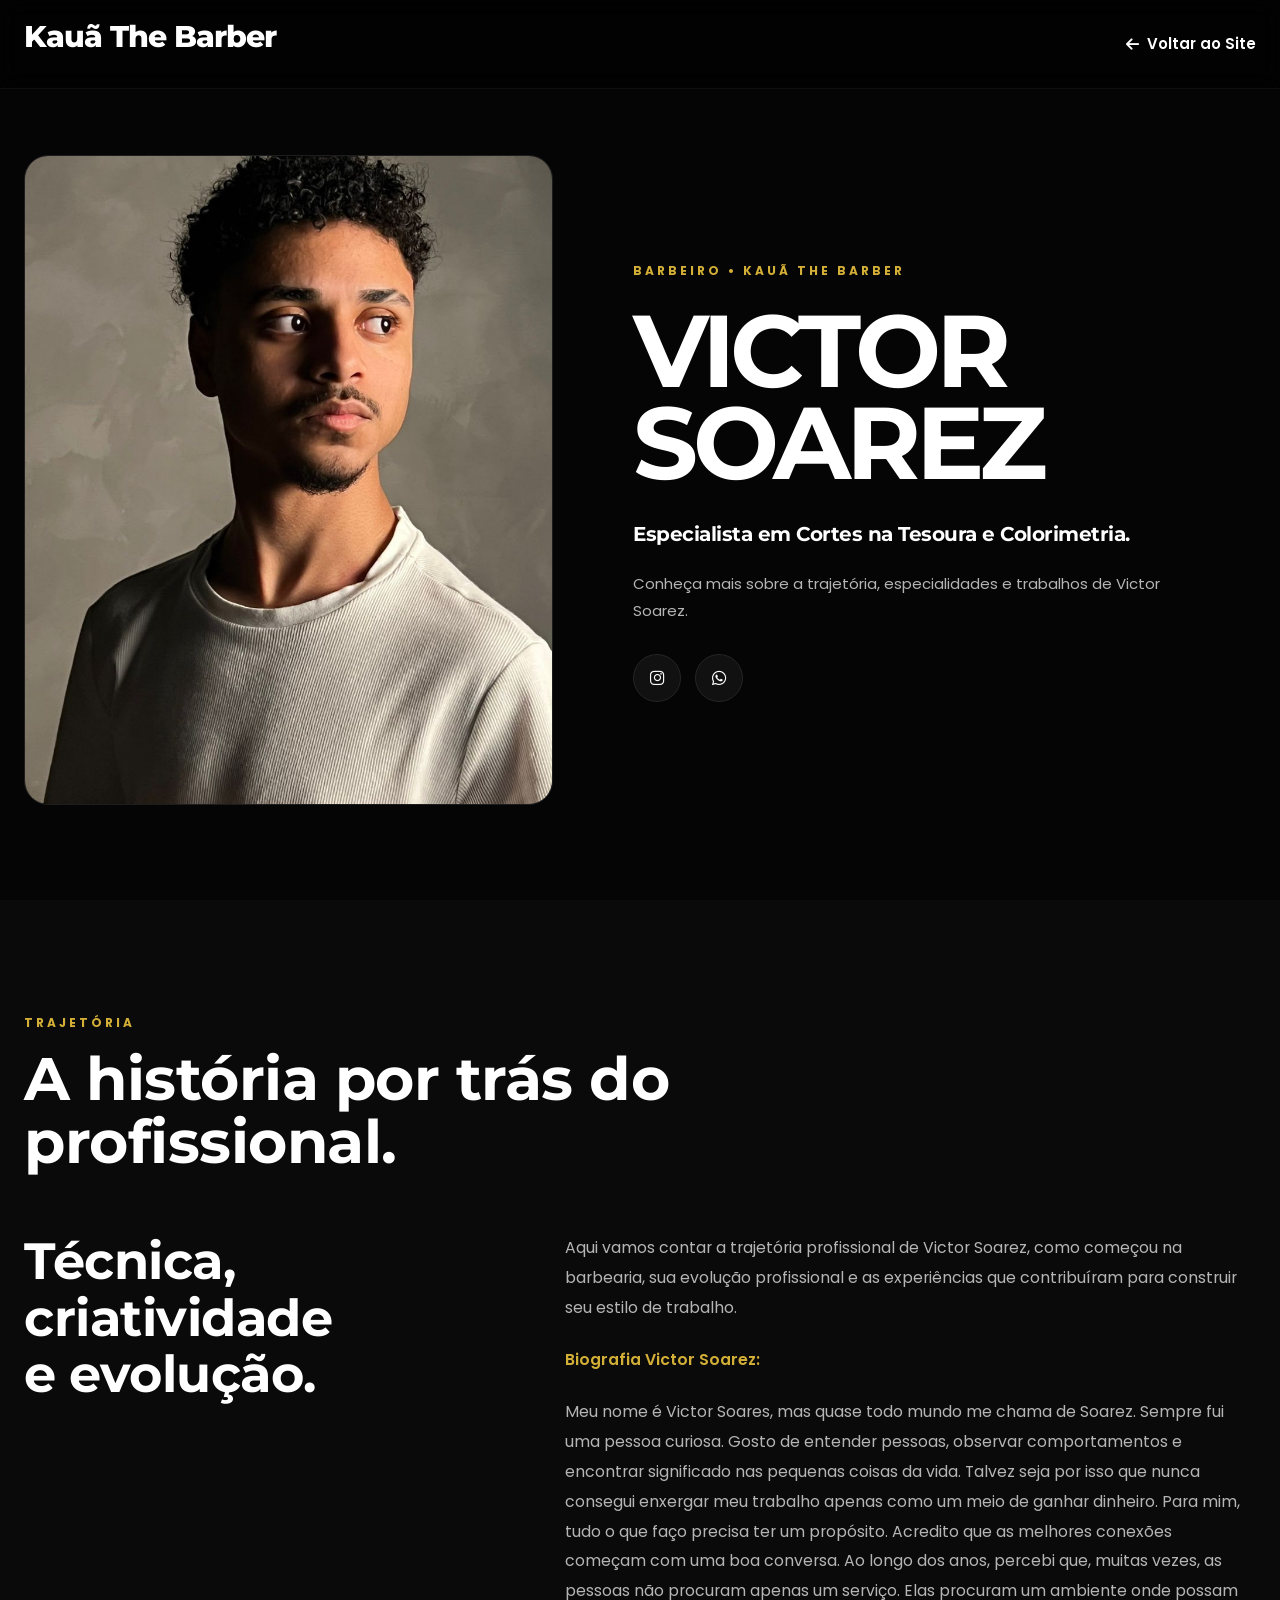
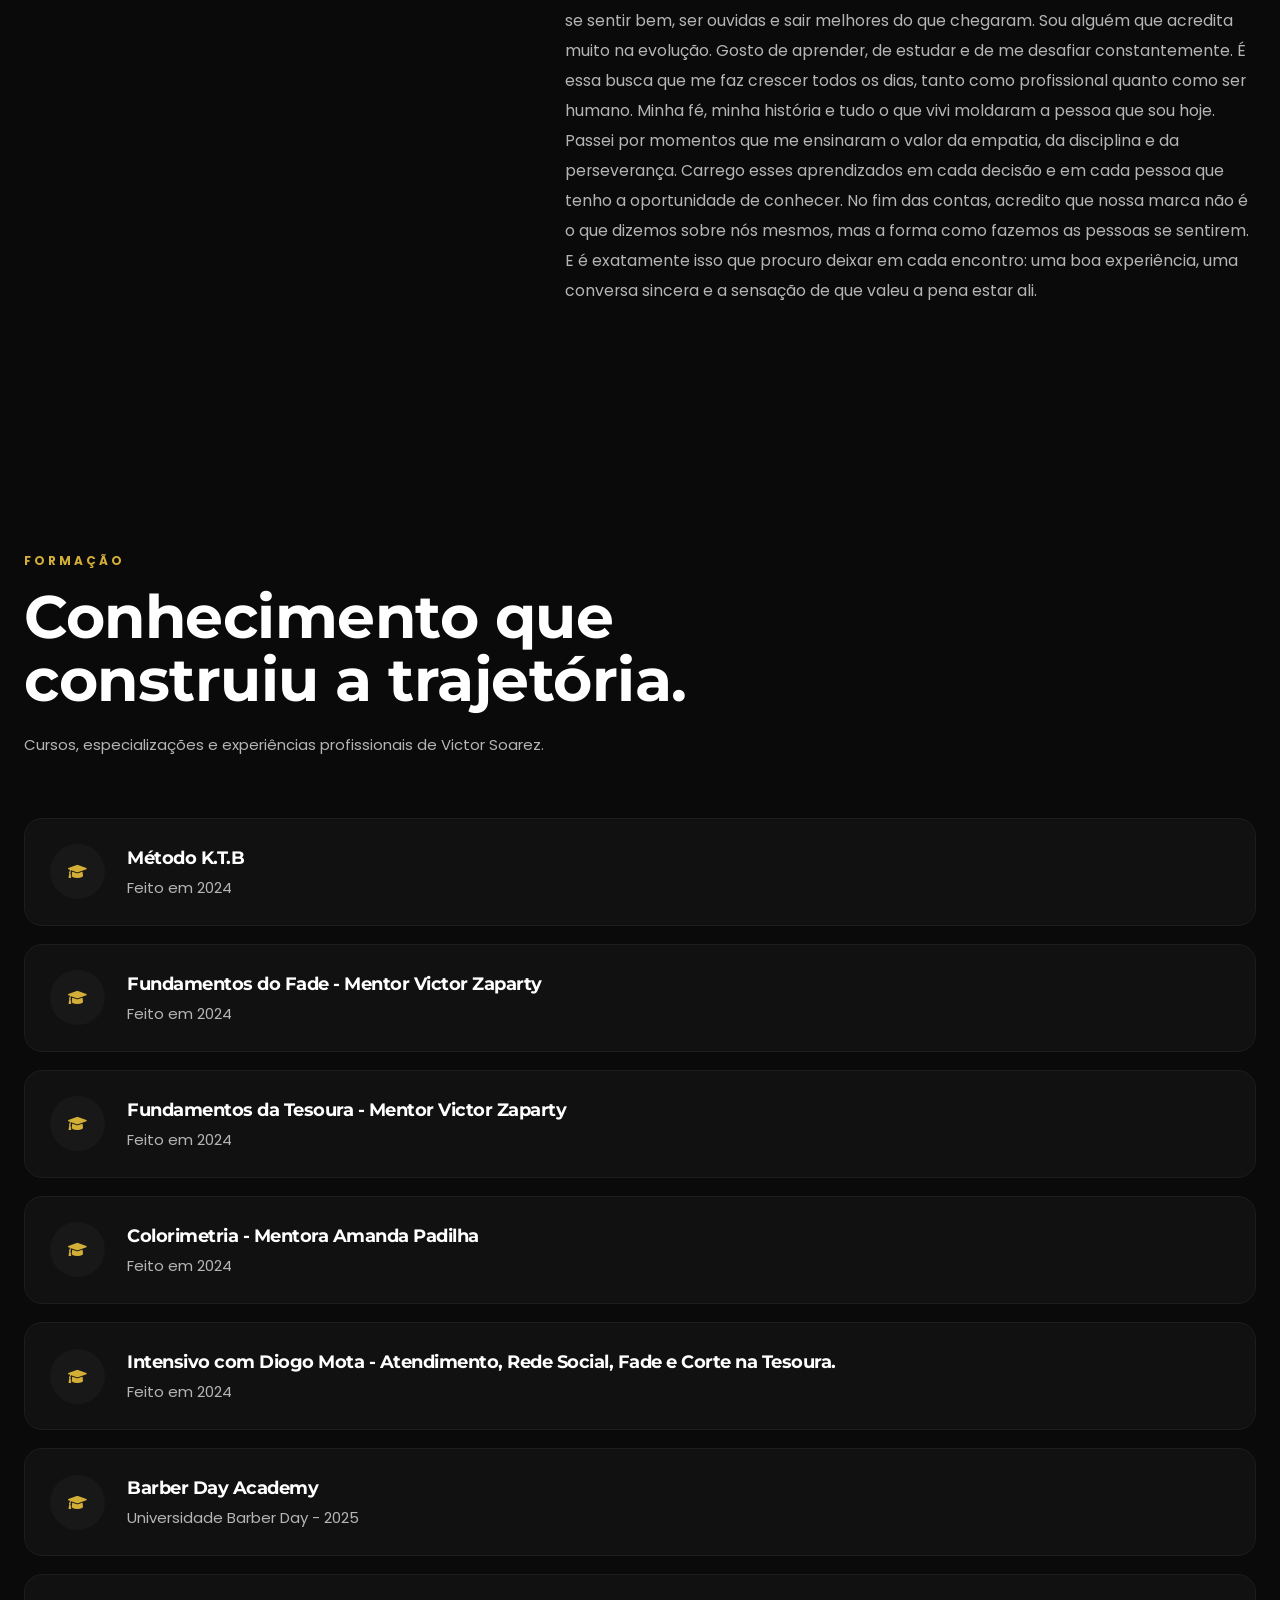
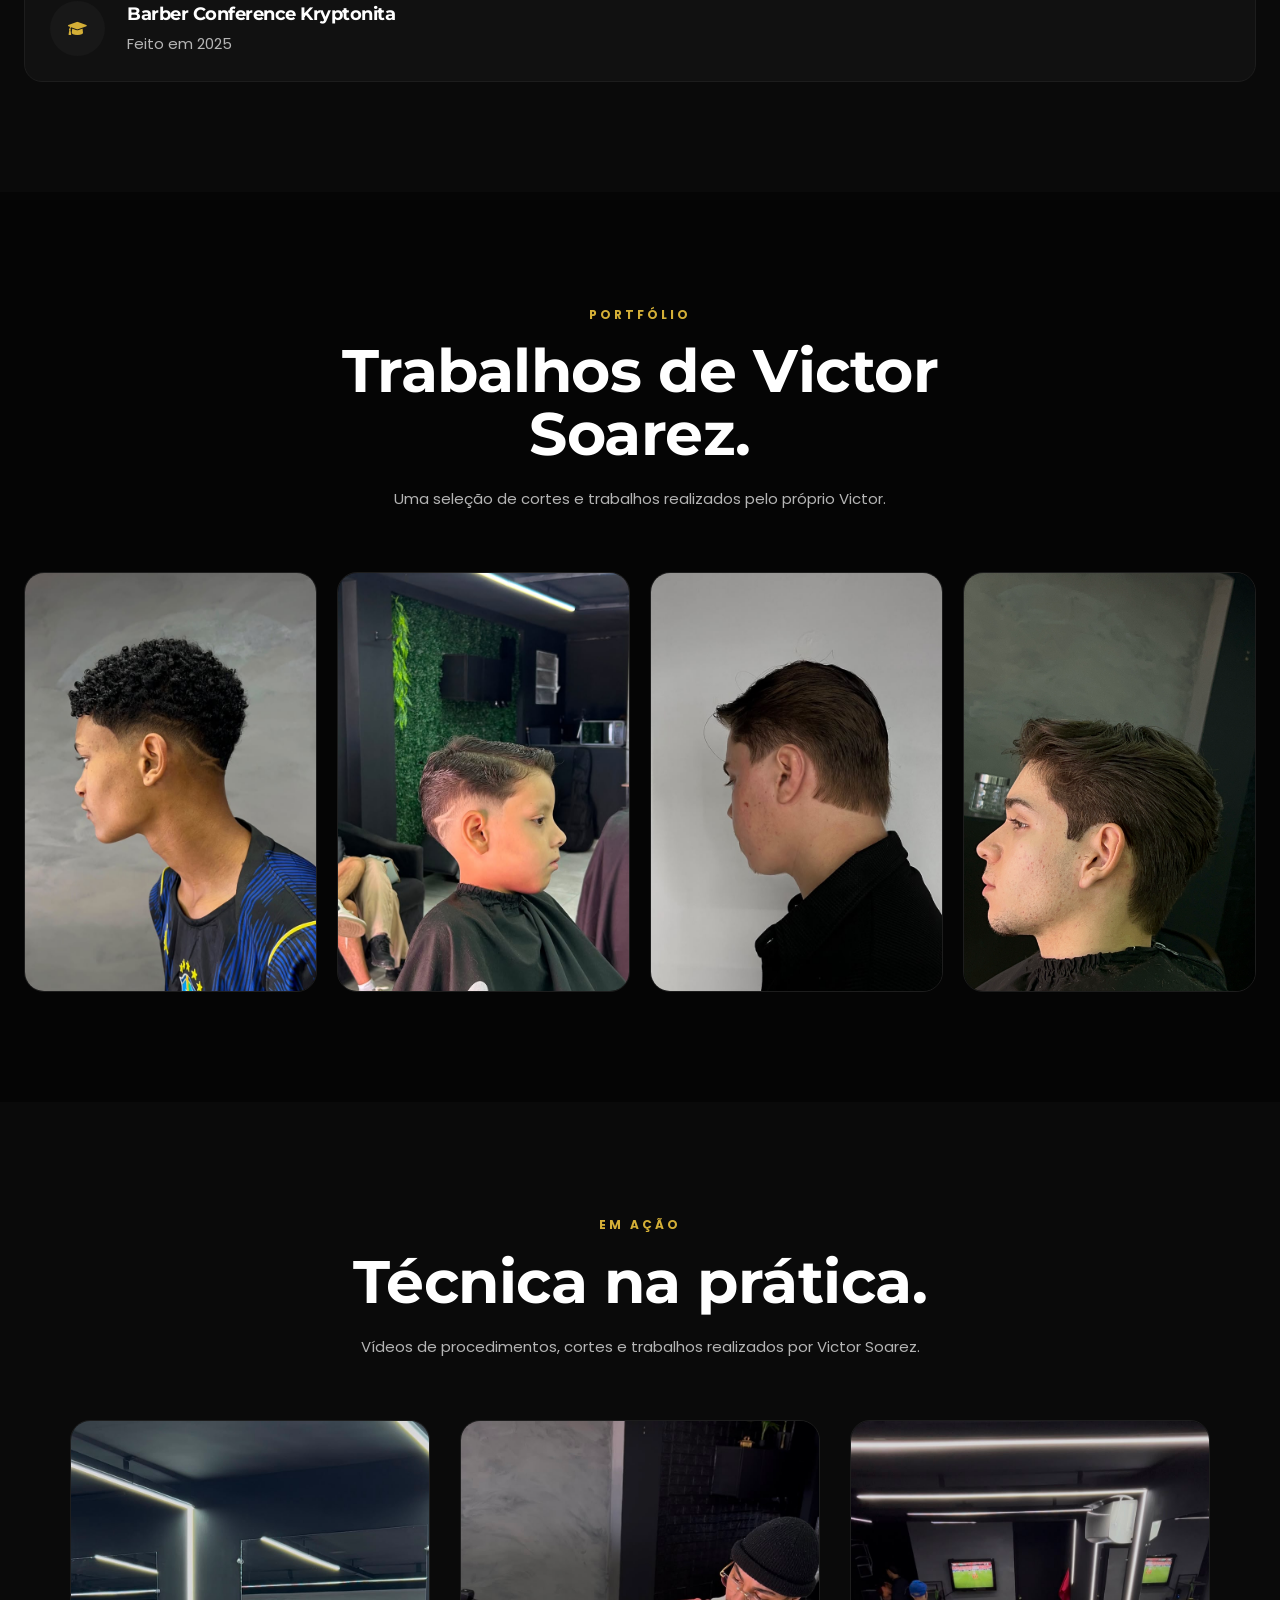
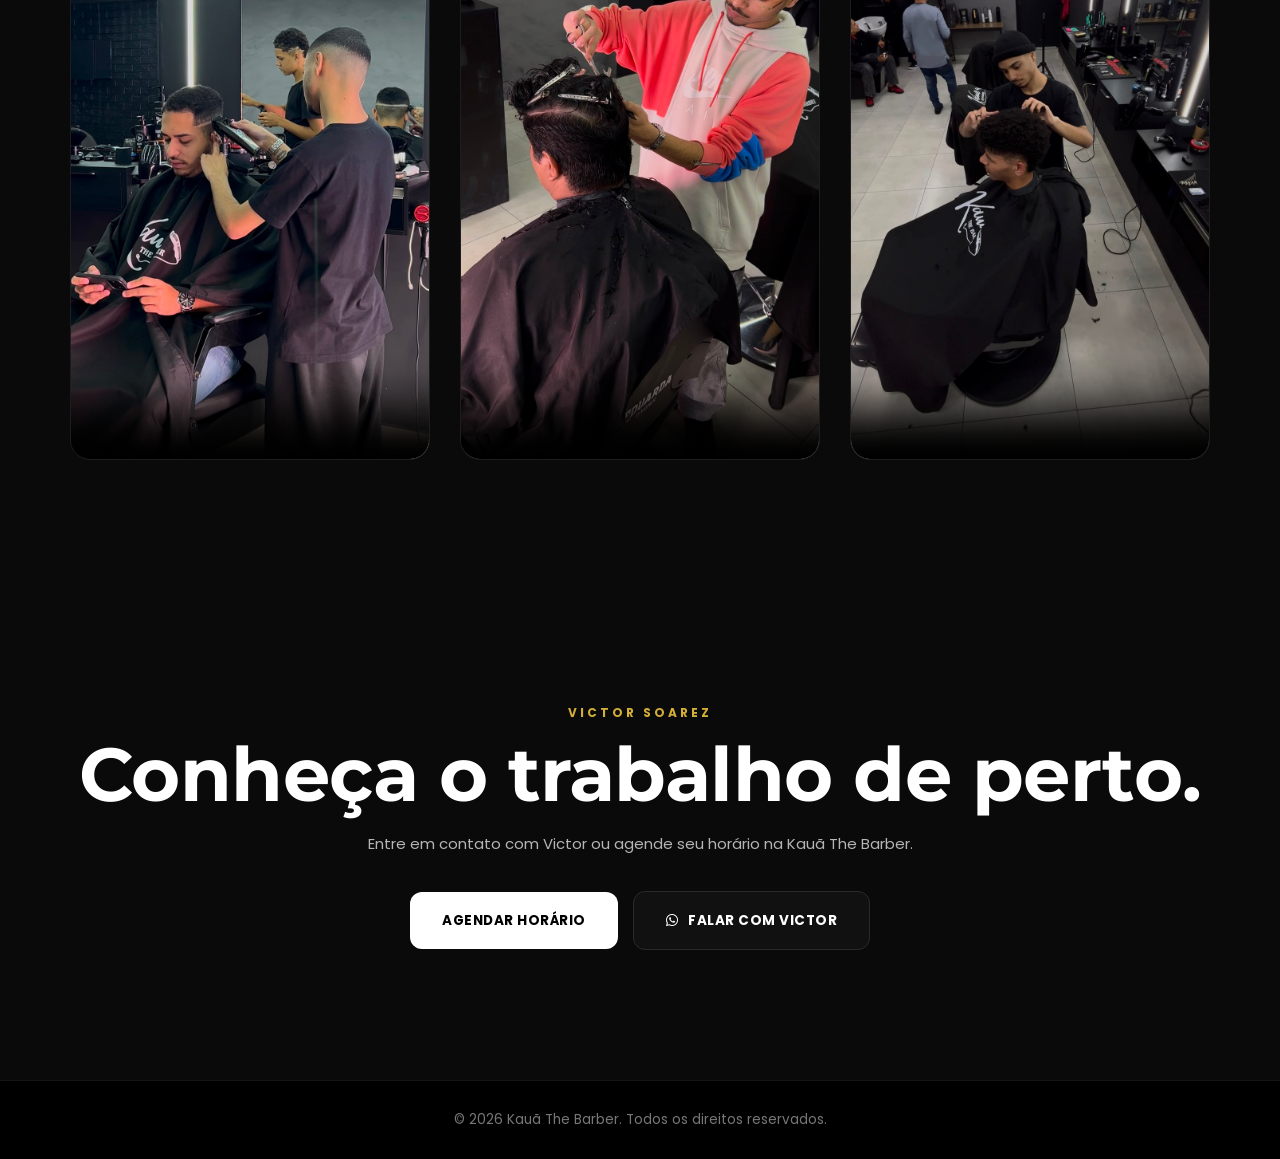
<file: biografia/bio_victor.html>
<!DOCTYPE html>
<html lang="pt-BR">

<head>

    <meta charset="UTF-8">

    <meta name="viewport" content="width=device-width, initial-scale=1.0">

    <meta name="theme-color" content="#050505">

    <title>Victor Soarez | Kauã The Barber</title>

    <meta name="description"
        content="Conheça Victor Soarez, barbeiro da Kauã The Barber, sua trajetória profissional, especialidades e trabalhos.">

    <meta name="robots" content="index, follow">

    <meta name="author" content="Kauã The Barber">


    <!-- OPEN GRAPH -->

    <meta property="og:title" content="Victor Soarez | Kauã The Barber">

    <meta property="og:description" content="Conheça a trajetória, especialidades e trabalhos de Victor Soarez.">

    <meta property="og:type" content="website">

    <!-- Trocar pela URL definitiva quando o site for publicado -->
    <meta property="og:image" content="https://trocar-quando-publicar.com/imagens/barbeiros/img_victor.jpeg">

    <meta property="og:image:alt" content="Victor Soarez - Kauã The Barber">


    <!-- FONTES -->

    <link href="https://fonts.googleapis.com/css2?family=Poppins:wght@400;500;600;700;800&display=swap"
        rel="stylesheet">

    <link href="https://fonts.googleapis.com/css2?family=Montserrat:wght@500;600;700;800&display=swap" rel="stylesheet">


    <!-- CSS PRINCIPAL -->

    <link rel="stylesheet" href="../css/styles.css">


    <!-- CSS DAS BIOGRAFIAS -->

    <link rel="stylesheet" href="./styles.css">


    <!-- FAVICON -->

    <link rel="icon" href="../favicon.ico">


    <!-- FONT AWESOME -->

    <link rel="stylesheet" href="https://cdnjs.cloudflare.com/ajax/libs/font-awesome/6.0.0/css/all.min.css">

</head>


<body>


    <!-- ========================================
    HEADER
    ========================================= -->

    <header class="header">

        <nav class="navbar">

            <div class="nav-container">

                <div class="nav-logo">

                    <h1>Kauã The Barber</h1>

                </div>


                <div class="voltar-site">

                    <a href="../index.html">

                        <i class="fas fa-arrow-left"></i>

                        Voltar ao Site

                    </a>

                </div>

            </div>

        </nav>

    </header>



    <!-- ========================================
    APRESENTAÇÃO
    ========================================= -->

    <section class="bio-hero">

        <div class="bio-container bio-hero-grid">


            <div class="bio-hero-image">

                <img src="../imagens/barbeiros/img_victor.jpeg" alt="Victor Soarez">

            </div>


            <div class="bio-hero-content">

                <span class="bio-label">
                    BARBEIRO • KAUÃ THE BARBER
                </span>

                <h1>
                    Victor<br>
                    Soarez
                </h1>

                <h2>
                    Especialista em Cortes na Tesoura e Colorimetria.
                </h2>

                <p>
                    Conheça mais sobre a trajetória, especialidades e trabalhos de Victor Soarez.
                </p>


                <div class="bio-social">

                    <a href="https://www.instagram.com/ovictorsoarezz?igsh=MXM1emUxaHNyZ2R1OA==" target="_blank"
                        rel="noopener noreferrer" aria-label="Instagram de Victor Soarez">

                        <i class="fab fa-instagram"></i>

                    </a>


                    <a href="https://wa.me/5511943004677" target="_blank" rel="noopener noreferrer"
                        aria-label="WhatsApp de Victor Soarez">

                        <i class="fab fa-whatsapp"></i>

                    </a>

                </div>

            </div>

        </div>

    </section>



    <!-- ========================================
    HISTÓRIA
    ========================================= -->

    <section class="bio-section bio-historia">

        <div class="bio-container">

            <div class="bio-section-title">

                <span>TRAJETÓRIA</span>

                <h2>
                    A história por trás do profissional.
                </h2>

            </div>


            <div class="historia-grid">


                <div class="historia-destaque">

                    <h3>
                        Técnica, criatividade<br>
                        e evolução.
                    </h3>

                </div>


                <div class="historia-texto">

                    <p>
                        Aqui vamos contar a trajetória profissional de
                        Victor Soarez, como começou na barbearia, sua evolução
                        profissional e as experiências que contribuíram para
                        construir seu estilo de trabalho.
                    </p>

                    <p class="conteudo-pendente">
                        Biografia Victor Soarez:
                    </p>

                    <p>
                        Meu nome é Victor Soares, mas quase todo mundo me chama de Soarez.

                        Sempre fui uma pessoa curiosa. Gosto de entender pessoas, observar comportamentos e encontrar
                        significado nas pequenas coisas da vida. Talvez seja por isso que nunca consegui enxergar meu
                        trabalho apenas como um meio de ganhar dinheiro. Para mim, tudo o que faço precisa ter um
                        propósito.

                        Acredito que as melhores conexões começam com uma boa conversa. Ao longo dos anos, percebi que,
                        muitas vezes, as pessoas não procuram apenas um serviço. Elas procuram um ambiente onde possam
                        se sentir bem, ser ouvidas e sair melhores do que chegaram.

                        Sou alguém que acredita muito na evolução. Gosto de aprender, de estudar e de me desafiar
                        constantemente. É essa busca que me faz crescer todos os dias, tanto como profissional quanto
                        como ser humano.

                        Minha fé, minha história e tudo o que vivi moldaram a pessoa que sou hoje. Passei por momentos
                        que me ensinaram o valor da empatia, da disciplina e da perseverança. Carrego esses aprendizados
                        em cada decisão e em cada pessoa que tenho a oportunidade de conhecer.

                        No fim das contas, acredito que nossa marca não é o que dizemos sobre nós mesmos, mas a forma
                        como fazemos as pessoas se sentirem. E é exatamente isso que procuro deixar em cada encontro:
                        uma boa experiência, uma conversa sincera e a sensação de que valeu a pena estar ali.
                    </p>
                </div>

            </div>

        </div>

    </section>

    <!-- ========================================
    FORMAÇÃO / CURSOS
    ========================================= -->

    <section class="bio-section bio-formacao">

        <div class="bio-container">


            <div class="bio-section-title">

                <span>FORMAÇÃO</span>

                <h2>
                    Conhecimento que construiu a trajetória.
                </h2>

                <p>
                    Cursos, especializações e experiências profissionais de Victor Soarez.
                </p>

            </div>


            <div class="formacao-lista">

                <div class="formacao-item">
                    <div class="formacao-icon">
                        <i class="fas fa-graduation-cap"></i>
                    </div>

                    <div>
                        <h3>Método K.T.B</h3>
                        <p>Feito em 2024</p>
                    </div>
                </div>

                <div class="formacao-item">
                    <div class="formacao-icon">
                        <i class="fas fa-graduation-cap"></i>
                    </div>

                    <div>
                        <h3>Fundamentos do Fade - Mentor Victor Zaparty</h3>
                        <p>Feito em 2024</p>
                    </div>
                </div>

                <div class="formacao-item">
                    <div class="formacao-icon">
                        <i class="fas fa-graduation-cap"></i>
                    </div>

                    <div>
                        <h3>Fundamentos da Tesoura - Mentor Victor Zaparty</h3>
                        <p>Feito em 2024</p>
                    </div>
                </div>

                <div class="formacao-item">
                    <div class="formacao-icon">
                        <i class="fas fa-graduation-cap"></i>
                    </div>

                    <div>
                        <h3>Colorimetria - Mentora Amanda Padilha</h3>
                        <p>Feito em 2024</p>
                    </div>
                </div>

                <div class="formacao-item">
                    <div class="formacao-icon">
                        <i class="fas fa-graduation-cap"></i>
                    </div>

                    <div>
                        <h3>Intensivo com Diogo Mota - Atendimento, Rede Social, Fade e Corte na Tesoura.</h3>
                        <p>Feito em 2024</p>
                    </div>
                </div>

                <div class="formacao-item">
                    <div class="formacao-icon">
                        <i class="fas fa-graduation-cap"></i>
                    </div>

                    <div>
                        <h3>Barber Day Academy</h3>
                        <p>Universidade Barber Day - 2025</p>
                    </div>
                </div>

                <div class="formacao-item">
                    <div class="formacao-icon">
                        <i class="fas fa-graduation-cap"></i>
                    </div>

                    <div>
                        <h3>Barber Conference Kryptonita</h3>
                        <p>Feito em 2025</p>
                    </div>
                </div>




            </div>

        </div>

    </section>

    <!-- ========================================
    PORTFÓLIO PESSOAL
    ========================================= -->

    <section class="bio-section bio-portfolio">

        <div class="bio-container">


            <div class="bio-section-title centralizado">

                <span>PORTFÓLIO</span>

                <h2>
                    Trabalhos de Victor Soarez.
                </h2>

                <p>
                    Uma seleção de cortes e trabalhos realizados
                    pelo próprio Victor.
                </p>

            </div>


            <div class="bio-portfolio-grid">


                <div class="bio-portfolio-card">

                    <img src="../biografia/img/img_5.jpeg" alt="Trabalho realizado por Victor Soarez" loading="lazy">

                </div>


                <div class="bio-portfolio-card">

                    <img src="../biografia/img/img_6.jpeg" alt="Trabalho realizado por Victor Soarez" loading="lazy">

                </div>


                <div class="bio-portfolio-card">

                    <img src="../biografia/img/img_7.jpeg" alt="Trabalho realizado por Victor Soarez" loading="lazy">

                </div>


                <div class="bio-portfolio-card">

                    <img src="../imagens/img_20.jpeg" alt="Trabalho realizado por Victor Soarez" loading="lazy">

                </div>


            </div>

        </div>

    </section>

    <!-- ========================================
VÍDEOS
========================================= -->

    <section class="bio-section bio-videos">

        <div class="bio-container">

            <div class="bio-section-title centralizado">

                <span>EM AÇÃO</span>

                <h2>
                    Técnica na prática.
                </h2>

                <p>
                    Vídeos de procedimentos, cortes e trabalhos
                    realizados por Victor Soarez.
                </p>

            </div>

            <div class="videos-grid">

                <div class="video-card">

                    <video controls muted preload="metadata" poster="./img/img_thumb_victor_1.jpeg">

                        <source src="./img/video_corte_victor.mp4" type="video/mp4">

                        Seu navegador não suporta reprodução de vídeo.

                    </video>

                </div>

                <div class="video-card">

                    <video controls muted preload="metadata" poster="./img/img_thumb_victor_2.jpeg">

                        <source src="./img/video_corte_victor_2.mp4" type="video/mp4">

                        Seu navegador não suporta reprodução de vídeo.

                    </video>

                </div>

                <div class="video-card">

                    <video controls muted preload="metadata" poster="./img/img_thumb_victor_3.jpeg">

                        <source src="./img/video_corte_victor_3.mp4" type="video/mp4">

                        Seu navegador não suporta reprodução de vídeo.

                    </video>

                </div>

            </div>

        </div>

    </section>

    <!-- ========================================
    CTA FINAL
    ========================================= -->

    <section class="bio-cta">

        <div class="bio-container">


            <span>VICTOR SOAREZ</span>

            <h2>
                Conheça o trabalho de perto.
            </h2>

            <p>
                Entre em contato com Victor ou agende seu horário
                na Kauã The Barber.
            </p>


            <div class="bio-cta-buttons">


                <a href="https://sites.appbarber.com.br/kauathebarber" target="_blank" rel="noopener noreferrer"
                    class="bio-button principal">

                    AGENDAR HORÁRIO

                </a>


                <a href="https://wa.me/5511943004677" target="_blank" rel="noopener noreferrer"
                    class="bio-button secundario">

                    <i class="fab fa-whatsapp"></i>

                    FALAR COM VICTOR

                </a>


            </div>

        </div>

    </section>



    <!-- ========================================
    FOOTER
    ========================================= -->

    <footer class="bio-footer">

        <div class="bio-container">

            <p>
                © 2026 Kauã The Barber. Todos os direitos reservados.
            </p>

        </div>

    </footer>


</body>

</html>
</file>
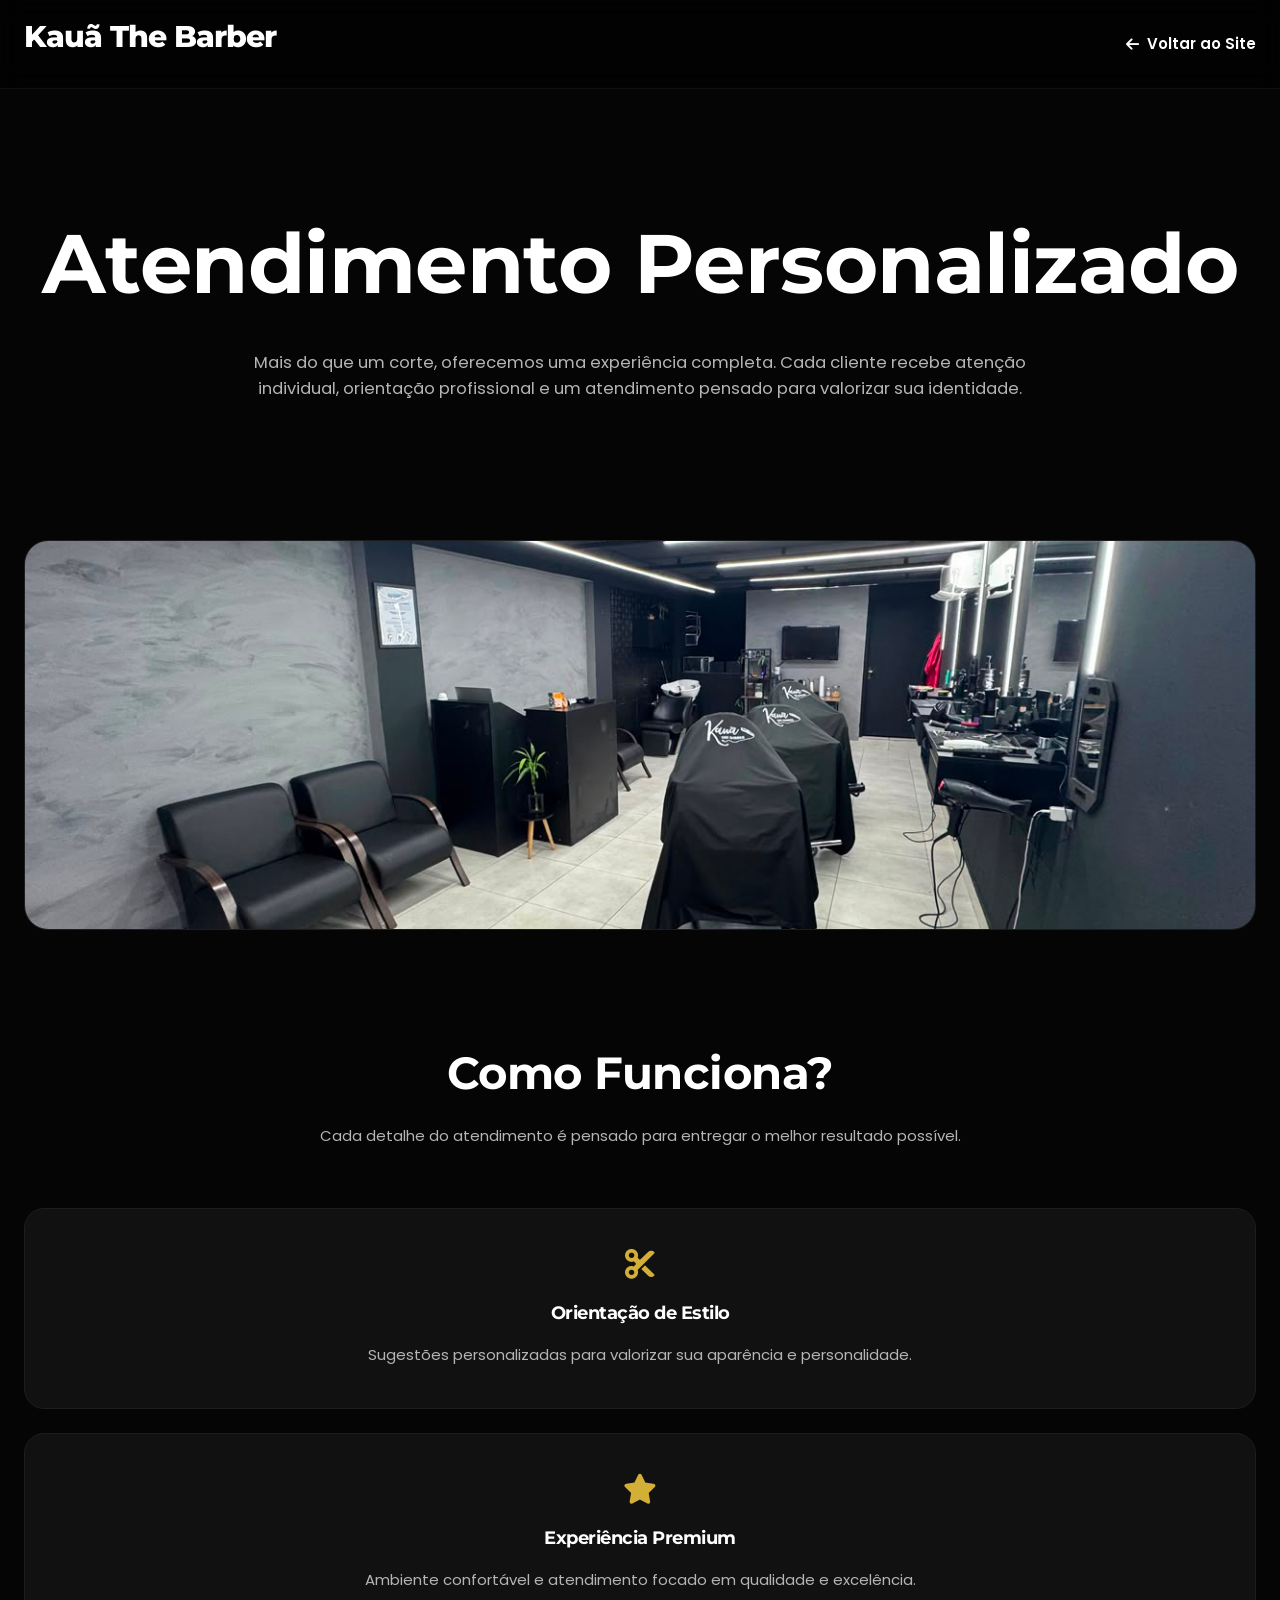
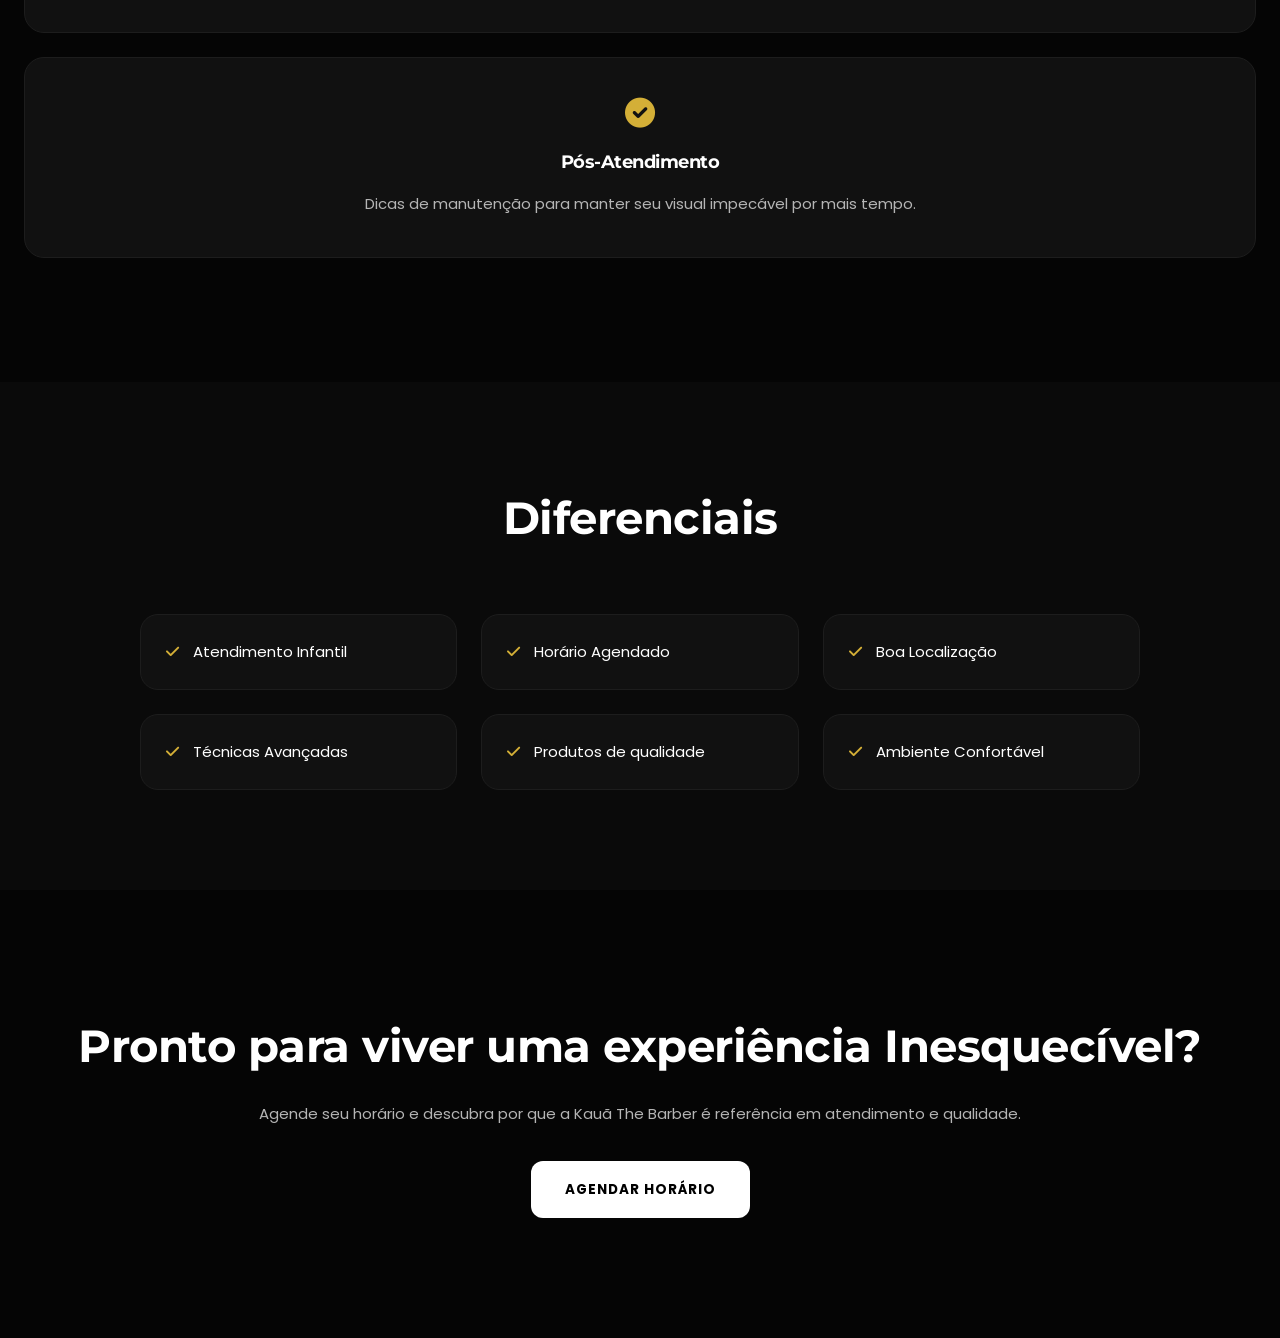
<file: botões/atendimento_personalizado.html>
<!DOCTYPE html>
<html lang="pt-BR">

<head>

    <meta charset="UTF-8">
    <meta name="viewport" content="width=device-width, initial-scale=1.0">
    <meta name="theme-color" content="#050505">
    
    <title>Atendimento Personalizado KTB</title>

    <meta name="description"
        content="Conheça o atendimento personalizado da Kauã The Barber. Visagismo, consultoria de estilo e experiência premium em Cajamar.">

    <meta name="keywords" content="atendimento personalizado, visagismo masculino, barbearia premium, barbeiro cajamar">

    <meta name="author" content="Kauã The Barber">

    <meta name="robots" content="index, follow">

    <link href="https://fonts.googleapis.com/css2?family=Poppins:wght@400;500;600;700;800&display=swap"
        rel="stylesheet">

    <link href="https://fonts.googleapis.com/css2?family=Montserrat:wght@500;600;700;800&display=swap" rel="stylesheet">

    <link rel="stylesheet" href="../css/styles.css">

    <link rel="icon" href="../favicon.ico">

    <link rel="stylesheet" href="https://cdnjs.cloudflare.com/ajax/libs/font-awesome/6.0.0/css/all.min.css">

    <style>
        body {
            background: #050505;
            color: #ffffff;
            font-family: 'Poppins', sans-serif;
        }

        .voltar-site a {
            color: #ffffff;
            text-decoration: none;
            font-weight: 600;
            display: flex;
            align-items: center;
            gap: 8px;
            transition: 0.3s ease;
        }

        .voltar-site a:hover {
            color: #d4af37;
        }

        .hero-atendimento {

            min-height: 60vh;

            display: flex;
            align-items: center;
            justify-content: center;

            text-align: center;

            padding: 140px 24px 80px;
        }

        .hero-atendimento h1 {

            font-size: clamp(3rem, 7vw, 5.5rem);

            margin-bottom: 20px;
        }

        .hero-atendimento p {

            color: #b5b5b5;

            max-width: 800px;

            margin: 0 auto;

            font-size: 1.1rem;
        }

        .atendimento-foto {

            max-width: 1400px;

            margin: 0 auto;

            padding: 0 24px 100px;
        }

        .atendimento-foto img {

            width: 100%;

            height: 390px;

            object-fit: cover;

            border-radius: 24px;

            border: 1px solid #1d1d1d;
        }

        .section-title {

            text-align: center;

            margin-bottom: 60px;
        }

        .section-title h2 {

            font-size: 3rem;

            margin-bottom: 15px;
        }

        .section-title p {

            color: #b5b5b5;
        }

        .processo {

            max-width: 1400px;

            margin: 0 auto;

            padding: 0 24px 100px;
        }

        .processo-grid {

            display: grid;

            grid-template-columns: repeat(auto-fit, minmax(280px, 1fr));

            gap: 24px;
        }

        .processo-card {

            background: #111111;

            border: 1px solid #1d1d1d;

            border-radius: 20px;

            padding: 40px 30px;

            text-align: center;

            transition: .3s ease;

            margin-bottom: 24px;
        }

        .processo-card:hover {

            transform: translateY(-8px);
        }

        .processo-card i {

            font-size: 2rem;

            color: #d4af37;

            margin-bottom: 20px;
        }

        .processo-card h3 {

            margin-bottom: 15px;
        }

        .processo-card p {

            color: #b5b5b5;

            line-height: 1.7;
        }

        .beneficios {

            background: #0a0a0a;

            padding: 100px 24px;
        }

        .beneficios-container {

            max-width: 1000px;

            margin: 0 auto;
        }

        .beneficios-lista {

            display: grid;

            grid-template-columns: repeat(auto-fit, minmax(300px, 1fr));

            gap: 24px;
        }

        .beneficio {

            background: #111111;

            border: 1px solid #1d1d1d;

            border-radius: 18px;

            padding: 25px;
        }

        .beneficio i {

            color: #d4af37;

            margin-right: 10px;
        }

        .cta-final {

            padding: 120px 24px;

            text-align: center;
        }

        .cta-final h2 {

            font-size: 3rem;

            margin-bottom: 20px;
        }

        .cta-final p {

            color: #b5b5b5;

            margin-bottom: 35px;
        }

        .cta-button {

            display: inline-block;

            background: #ffffff;

            color: #000000;

            text-decoration: none;

            padding: 18px 34px;

            border-radius: 12px;

            font-weight: 700;

            transition: .3s ease;
        }

        .cta-button:hover {

            background: #d4af37;
        }

        @media(max-width:768px) {

            .atendimento-foto img {

                height: 300px;
            }

            .section-title h2 {

                font-size: 2.2rem;
            }

            .cta-final h2 {

                font-size: 2.2rem;
            }
        }
    </style>

</head>

<body>

    <header class="header">

        <nav class="navbar">

            <div class="nav-container">

                <div class="nav-logo">

                    <h1>Kauã The Barber</h1>

                </div>

                <div class="voltar-site">

                    <a href="../index.html">

                        <i class="fas fa-arrow-left"></i>

                        Voltar ao Site

                    </a>

                </div>

            </div>

        </nav>

    </header>

    <section class="hero-atendimento">

        <div>

            <h1>Atendimento Personalizado</h1>

            <p>
                Mais do que um corte, oferecemos uma experiência completa.
                Cada cliente recebe atenção individual, orientação profissional
                e um atendimento pensado para valorizar sua identidade.
            </p>

        </div>

    </section>

    <section class="atendimento-foto">

        <img src="../imagens/img_barbearia.jpeg" alt="Atendimento Personalizado">

    </section>

    <section class="processo">

        <div class="section-title">

            <h2>Como Funciona?</h2>

            <p>
                Cada detalhe do atendimento é pensado para entregar
                o melhor resultado possível.
            </p>

        </div>

            <div class="processo-card">

                <i class="fas fa-scissors"></i>

                <h3>Orientação de Estilo</h3>

                <p>
                    Sugestões personalizadas para valorizar
                    sua aparência e personalidade.
                </p>

            </div>

            <div class="processo-card">

                <i class="fas fa-star"></i>

                <h3>Experiência Premium</h3>

                <p>
                    Ambiente confortável e atendimento focado
                    em qualidade e excelência.
                </p>

            </div>

            <div class="processo-card">

                <i class="fas fa-check-circle"></i>

                <h3>Pós-Atendimento</h3>

                <p>
                    Dicas de manutenção para manter seu visual
                    impecável por mais tempo.
                </p>

            </div>

        </div>

    </section>

    <section class="beneficios">

        <div class="beneficios-container">

            <div class="section-title">

                <h2>Diferenciais</h2>

            </div>

            <div class="beneficios-lista">

                <div class="beneficio">
                    <i class="fas fa-check"></i>
                    Atendimento Infantil
                </div>

                <div class="beneficio">
                    <i class="fas fa-check"></i>
                    Horário Agendado
                </div>

                <div class="beneficio">
                    <i class="fas fa-check"></i>
                    Boa Localização
                </div>

                <div class="beneficio">
                    <i class="fas fa-check"></i>
                    Técnicas Avançadas
                </div>

                <div class="beneficio">
                    <i class="fas fa-check"></i>
                    Produtos de qualidade
                </div>

                <div class="beneficio">
                    <i class="fas fa-check"></i>
                    Ambiente Confortável
                </div>

            </div>

        </div>

    </section>

    <section class="cta-final">

        <h2>Pronto para viver uma experiência Inesquecível?</h2>

        <p>
            Agende seu horário e descubra por que a Kauã The Barber é referência
            em atendimento e qualidade.
        </p>

        <a href="https://sites.appbarber.com.br/kauathebarber" target="_blank" class="cta-button">

            AGENDAR HORÁRIO

        </a>

    </section>

</body>

</html>
</file>
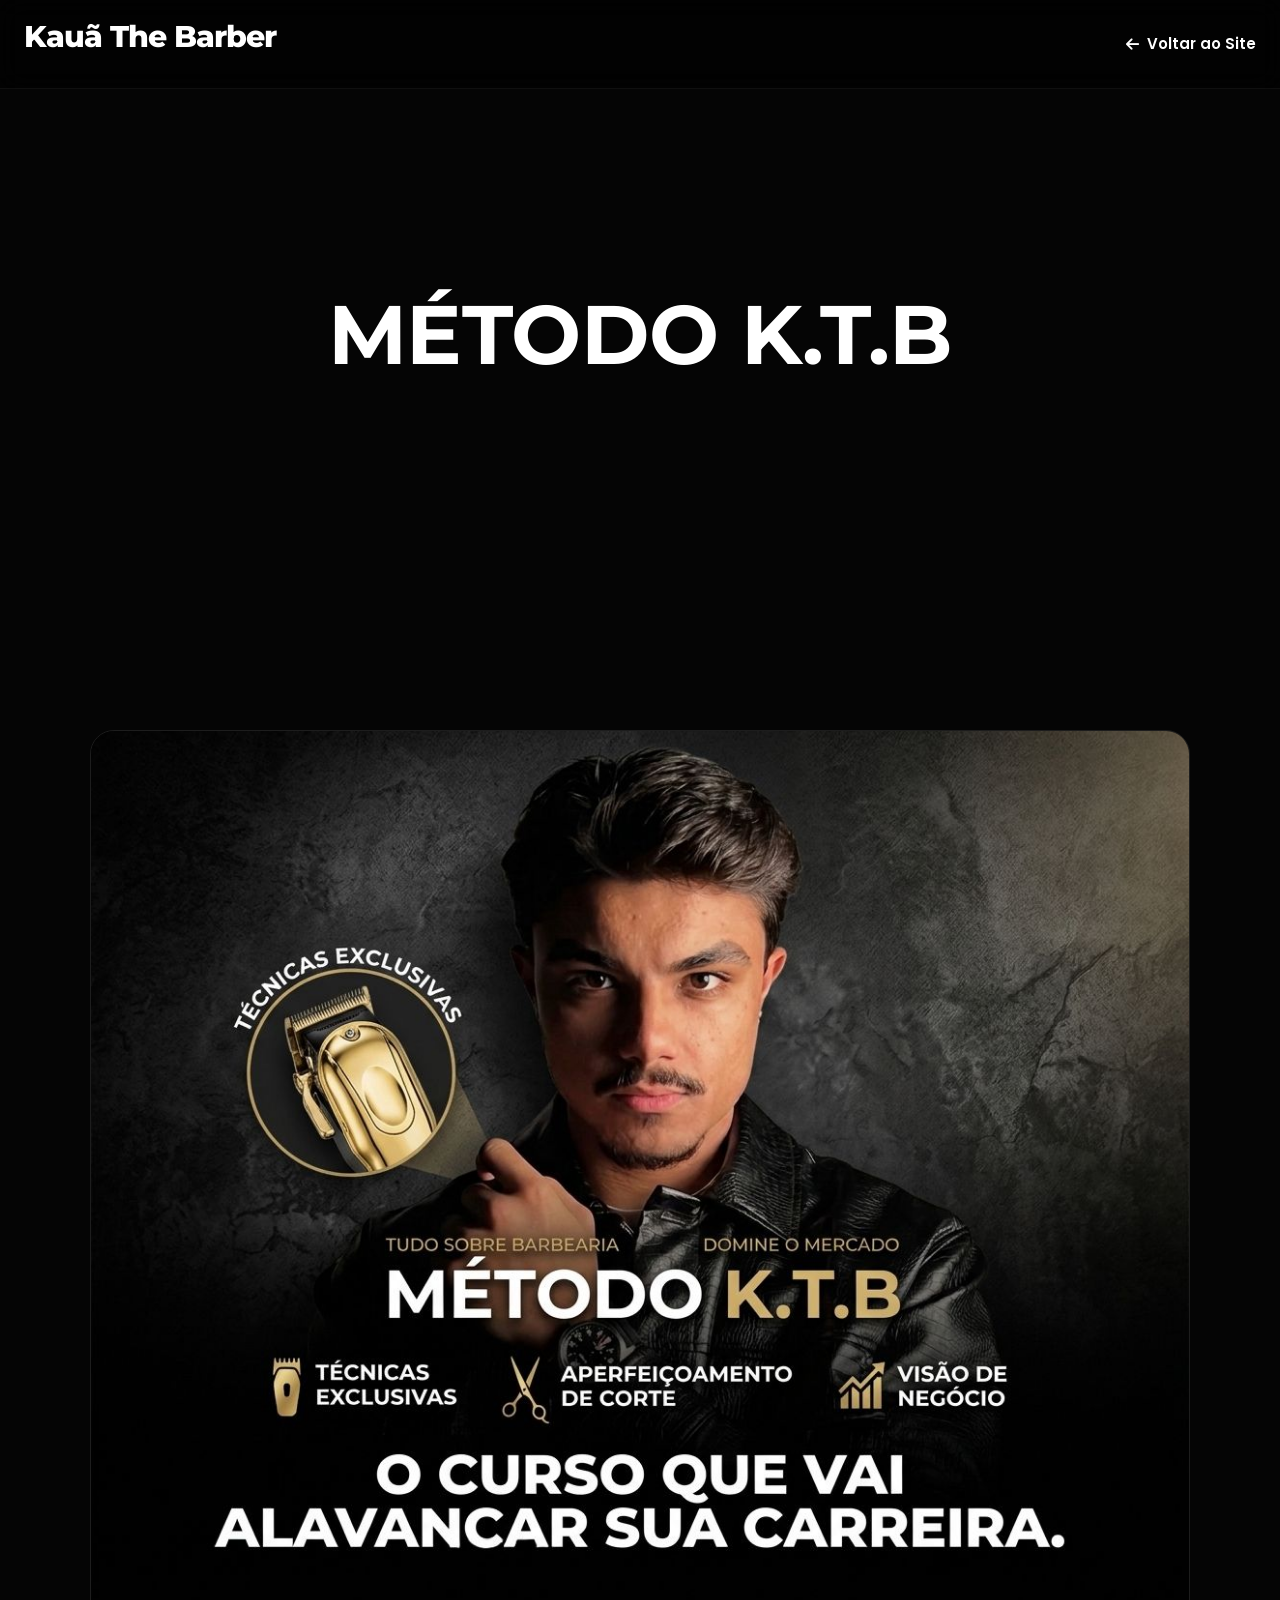
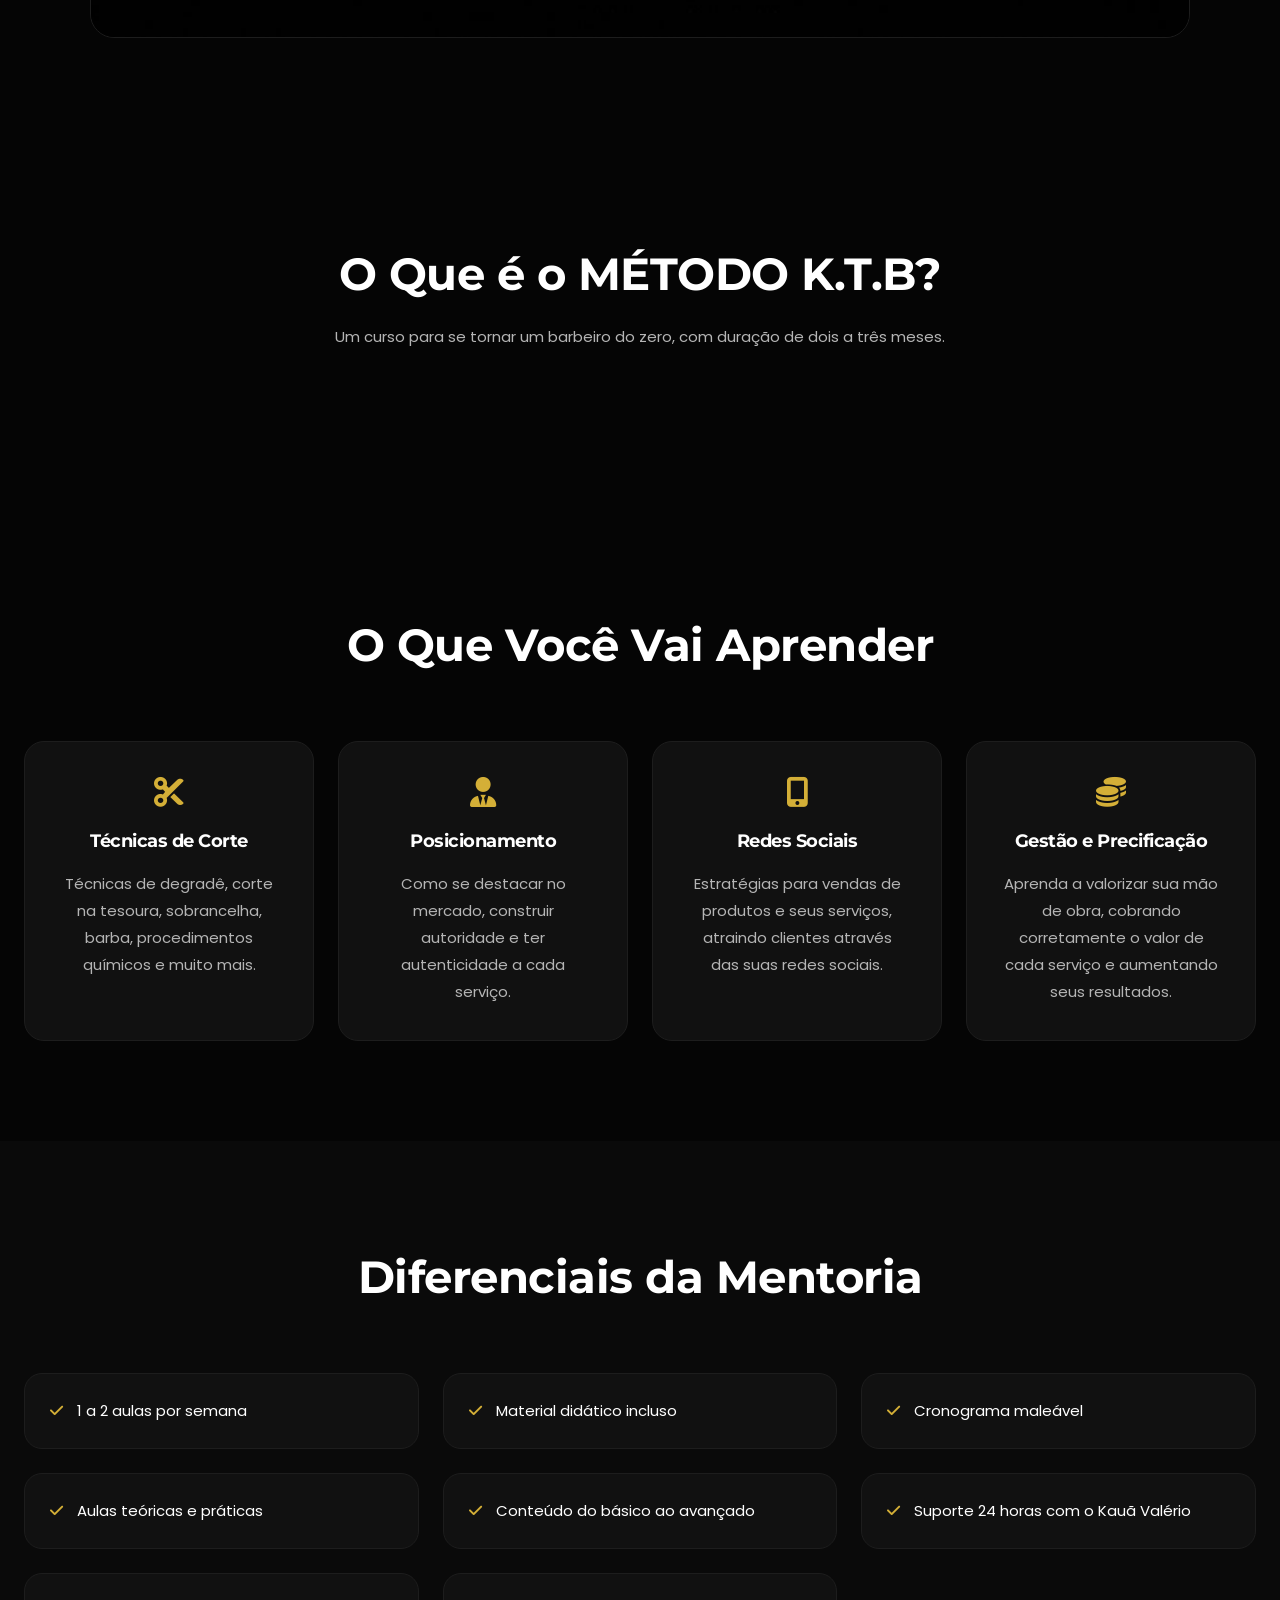
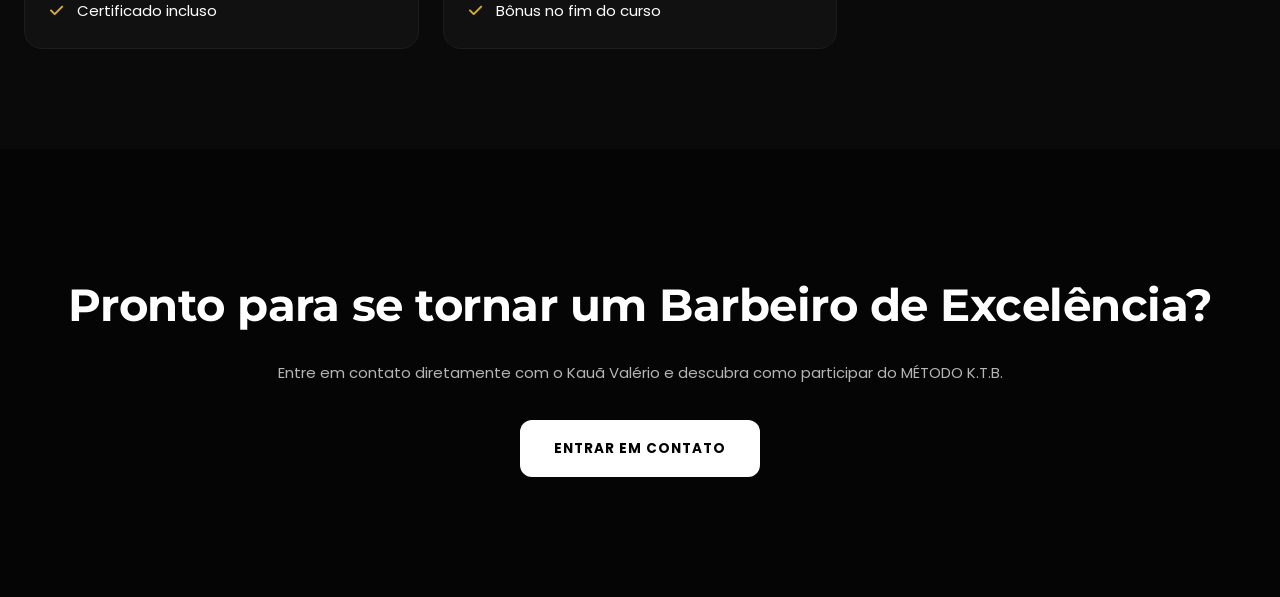
<file: botões/metodo_ktb.html>
<!DOCTYPE html>
<html lang="pt-BR">

<head>

    <meta charset="UTF-8">
    <meta name="viewport" content="width=device-width, initial-scale=1.0">
    <meta name="theme-color" content="#050505">

    <title>Método KTB</title>

    <meta name="description"
        content="Método KTB. Mentoria presencial individual com Kauã Valério para barbeiros que desejam evoluir suas técnicas e crescer profissionalmente.">

    <meta name="keywords"
        content="curso de barbeiro, mentoria barbeiro, método ktb, kauã valério, curso presencial barbeiro">

    <meta name="author" content="Kauã The Barber">

    <meta name="robots" content="index, follow">

    <link href="https://fonts.googleapis.com/css2?family=Poppins:wght@400;500;600;700;800&display=swap"
        rel="stylesheet">

    <link href="https://fonts.googleapis.com/css2?family=Montserrat:wght@500;600;700;800&display=swap" rel="stylesheet">

    <link rel="stylesheet" href="../css/styles.css">

    <link rel="icon" href="../favicon.ico">

    <link rel="stylesheet" href="https://cdnjs.cloudflare.com/ajax/libs/font-awesome/6.0.0/css/all.min.css">

    <style>
        body {
            background: #050505;
            color: #ffffff;
            font-family: 'Poppins', sans-serif;
        }

        .voltar-site a {
            color: #ffffff;
            text-decoration: none;
            font-weight: 600;
            display: flex;
            align-items: center;
            gap: 8px;
            transition: .3s ease;
        }

        .voltar-site a:hover {
            color: #d4af37;
        }

        .hero-metodo {
            min-height: 70vh;

            display: flex;
            align-items: center;
            justify-content: center;

            text-align: center;

            padding: 140px 24px 80px;
        }

        .hero-metodo h1 {
            font-size: clamp(3rem, 7vw, 5.5rem);
            margin-bottom: 20px;
        }

        .hero-metodo p {
            color: #b5b5b5;

            max-width: 800px;

            margin: 0 auto;

            font-size: 1.1rem;

            line-height: 1.8;
        }

        .hero-metodo .cta-button {
            margin-top: 35px;
        }

        .cta-button {
            display: inline-block;

            background: #ffffff;

            color: #000000;

            text-decoration: none;

            padding: 18px 34px;

            border-radius: 12px;

            font-weight: 700;

            transition: .3s ease;
        }

        .cta-button:hover {
            background: #d4af37;
        }

        .section {
            padding: 100px 24px;
        }

        .container-custom {
            max-width: 1400px;
            margin: 0 auto;
        }

        .section-title {
            text-align: center;
            margin-bottom: 60px;
        }

        .section-title h2 {
            font-size: 3rem;
            margin-bottom: 15px;
        }

        .section-title p {
            color: #b5b5b5;
        }

        /* =========================
        IMAGEM MÉTODO KTB
        ========================= */

        .foto-destaque {
            max-width: 1100px;
            margin: 0 auto;

            display: flex;
            justify-content: center;
        }

        .foto-destaque img {
            width: 100%;
            height: auto;

            display: block;

            object-fit: contain;

            border-radius: 24px;

            border: 1px solid #1d1d1d;
        }

        /* =========================
        CARDS
        ========================= */

        .cards-grid {
            display: grid;

            grid-template-columns: repeat(auto-fit, minmax(280px, 1fr));

            gap: 24px;
        }

        .card {
            background: #111111;

            border: 1px solid #1d1d1d;

            border-radius: 20px;

            padding: 35px;

            text-align: center;

            transition: .3s ease;
        }

        .card:hover {
            transform: translateY(-8px);
        }

        .card i {
            font-size: 2rem;

            color: #d4af37;

            margin-bottom: 20px;
        }

        .card h3 {
            margin-bottom: 15px;
        }

        .card p {
            color: #b5b5b5;

            line-height: 1.8;
        }

        /* =========================
        DIFERENCIAIS
        ========================= */

        .diferenciais {
            background: #0a0a0a;
        }

        .beneficios {
            display: grid;

            grid-template-columns: repeat(auto-fit, minmax(300px, 1fr));

            gap: 24px;
        }

        .beneficio {
            background: #111111;

            border: 1px solid #1d1d1d;

            border-radius: 18px;

            padding: 25px;
        }

        .beneficio i {
            color: #d4af37;

            margin-right: 10px;
        }

        /* =========================
        CTA FINAL
        ========================= */

        .cta-final {
            padding: 120px 24px;

            text-align: center;
        }

        .cta-final h2 {
            font-size: 3rem;

            margin-bottom: 20px;
        }

        .cta-final p {
            color: #b5b5b5;

            margin-bottom: 35px;
        }

        /* =========================
        RESPONSIVIDADE
        ========================= */

        @media(max-width: 768px) {

            .foto-destaque {
                width: 100%;
            }

            .foto-destaque img {
                width: 100%;
                height: auto;
            }

            .section-title h2 {
                font-size: 2.2rem;
            }

            .cta-final h2 {
                font-size: 2.2rem;
            }

        }
    </style>

</head>

<body>

    <!-- HEADER -->

    <header class="header">

        <nav class="navbar">

            <div class="nav-container">

                <div class="nav-logo">

                    <h1>Kauã The Barber</h1>

                </div>

                <div class="voltar-site">

                    <a href="../index.html">

                        <i class="fas fa-arrow-left"></i>

                        Voltar ao Site

                    </a>

                </div>

            </div>

        </nav>

    </header>

    <!-- HERO -->

    <section class="hero-metodo">

        <div>

            <h1>MÉTODO K.T.B</h1>

        </div>

    </section>

    <!-- IMAGEM DE DESTAQUE -->

    <section class="section">

        <div class="container-custom foto-destaque">

            <img src="../imagens/img_metodo_ktb.jpeg" alt="Método KTB - Curso de barbearia com Kauã Valério">

        </div>

    </section>

    <!-- SOBRE O MÉTODO -->

    <section class="section">

        <div class="container-custom">

            <div class="section-title">

                <h2>O Que é o MÉTODO K.T.B?</h2>

                <p>
                    Um curso para se tornar um barbeiro do zero,
                    com duração de dois a três meses.
                </p>

            </div>

        </div>

    </section>

    <!-- O QUE VOCÊ VAI APRENDER -->

    <section class="section">

        <div class="container-custom">

            <div class="section-title">

                <h2>O Que Você Vai Aprender</h2>

            </div>

            <div class="cards-grid">

                <div class="card">

                    <i class="fas fa-cut"></i>

                    <h3>Técnicas de Corte</h3>

                    <p>
                        Técnicas de degradê, corte na tesoura, sobrancelha,
                        barba, procedimentos químicos e muito mais.
                    </p>

                </div>

                <div class="card">

                    <i class="fas fa-user-tie"></i>

                    <h3>Posicionamento</h3>

                    <p>
                        Como se destacar no mercado,
                        construir autoridade e ter autenticidade a cada serviço.
                    </p>

                </div>

                <div class="card">

                    <i class="fas fa-mobile-alt"></i>

                    <h3>Redes Sociais</h3>

                    <p>
                        Estratégias para vendas de produtos e seus serviços,
                        atraindo clientes através das suas redes sociais.
                    </p>

                </div>

                <div class="card">

                    <i class="fas fa-coins"></i>

                    <h3>Gestão e Precificação</h3>

                    <p>
                        Aprenda a valorizar sua mão de obra, cobrando corretamente
                        o valor de cada serviço e aumentando seus resultados.
                    </p>

                </div>

            </div>

        </div>

    </section>

    <!-- DIFERENCIAIS -->

    <section class="section diferenciais">

        <div class="container-custom">

            <div class="section-title">

                <h2>Diferenciais da Mentoria</h2>

            </div>

            <div class="beneficios">

                <div class="beneficio">

                    <i class="fas fa-check"></i>

                    1 a 2 aulas por semana

                </div>

                <div class="beneficio">

                    <i class="fas fa-check"></i>

                    Material didático incluso

                </div>

                <div class="beneficio">

                    <i class="fas fa-check"></i>

                    Cronograma maleável

                </div>

                <div class="beneficio">

                    <i class="fas fa-check"></i>

                    Aulas teóricas e práticas

                </div>

                <div class="beneficio">

                    <i class="fas fa-check"></i>

                    Conteúdo do básico ao avançado

                </div>

                <div class="beneficio">

                    <i class="fas fa-check"></i>

                    Suporte 24 horas com o Kauã Valério

                </div>

                <div class="beneficio">

                    <i class="fas fa-check"></i>

                    Certificado incluso

                </div>

                <div class="beneficio">

                    <i class="fas fa-check"></i>

                    Bônus no fim do curso

                </div>

            </div>

        </div>

    </section>

    <!-- CTA FINAL -->

    <section class="cta-final">

        <h2>
            Pronto para se tornar um Barbeiro de Excelência?
        </h2>

        <p>
            Entre em contato diretamente com o Kauã Valério e descubra
            como participar do MÉTODO K.T.B.
        </p>

        <a href="https://wa.me/5511941339561" target="_blank" rel="noopener noreferrer" class="cta-button">

            ENTRAR EM CONTATO

        </a>

    </section>

</body>

</html>
</file>
<file: css/styles.css>
/* =========================
CONFIGURAÇÕES GLOBAIS
========================= */

html {
    font-size: 15px;
    scroll-behavior: smooth;
}

* {
    margin: 0;
    padding: 0;
    box-sizing: border-box;
}

body {
    font-family: 'Poppins', sans-serif;
    background: #000000;
    color: #ffffff;
    line-height: 1.6;
    overflow-x: hidden;
}

/* =========================
TÍTULOS
========================= */

h1,
h2,
h3,
h4,
h5,
h6 {
    font-family: 'Montserrat', sans-serif;
    font-weight: 700;
    letter-spacing: -0.5px;
    margin-bottom: 0.5em;
}

/* =========================
CONTAINER
========================= */

.container {
    max-width: 1280px;
    margin: 0 auto;
    padding: 0 24px;
}

/* =========================
HEADER
========================= */

.header {
    position: fixed;
    top: 0;
    width: 100%;
    z-index: 999;

    background: rgba(0, 0, 0, 0.55);

    backdrop-filter: blur(12px);
    -webkit-backdrop-filter: blur(12px);

    border-bottom: 1px solid rgba(255, 255, 255, 0.05);

    transition: 0.3s ease;
}

.navbar {
    width: 100%;
}

.nav-container {
    max-width: 1280px;
    height: 88px;

    margin: 0 auto;
    padding: 0 24px;

    display: flex;
    align-items: center;
    justify-content: space-between;
}

.nav-logo h1 {
    font-size: 2rem;
    font-weight: 800;
    letter-spacing: -1px;
}

.nav-menu {
    display: flex;
    align-items: center;
    gap: 30px;
    margin-right: 160px;
    list-style: none;
}

.nav-menu a {
    color: #ffffff;

    text-decoration: none;

    font-size: 0.95rem;
    font-weight: 500;

    transition: 0.3s ease;
}

.nav-menu a:hover {
    color: #d4af37;
}

/* =========================
HERO
========================= */

.hero {
    min-height: 100vh;

    display: flex;
    align-items: flex-start;

    padding-top: 90px;
    padding-bottom: 30px;

    background: #050505;
}

.hero-content {
    width: 100%;
    max-width: 1280px;

    margin: 0 auto;

    padding: 0 24px;

    display: flex;
    align-items: center;
    justify-content: space-between;
    gap: 80px;
}

.hero-text {
    flex: 1;
    max-width: 760px;
}

.hero-video {
    flex: 1;

    display: flex;
    flex-direction: column;

    justify-content: flex-start;
    align-items: center;

    margin-top: -25px;
    
}

.hero-video video {
    width: 100%;
    max-width: 430px;
    max-height: 75vh;

    border-radius: 22px;

    border: 2px solid #d4af37;

    box-shadow: 0 25px 60px rgba(0, 0, 0, .45);

    object-fit: cover;
}

.hero-video-btn {

    display: inline-block;

    margin-top: 70px;

    padding: 18px 60px;

    background: #ffffff;

    color: #000;

    text-decoration: none;

    font-weight: 700;

    border-radius: 14px;

    letter-spacing: 1px;

    transition: .3s ease;
}

.hero-video-btn:hover {

    background: #d4af37;

    transform: translateY(-3px);
}

.hero-title {
    font-size: clamp(3rem, 7vw, 6.5rem);

    line-height: 0.92;

    font-weight: 800;

    text-transform: uppercase;

    letter-spacing: -4px;

    margin-bottom: 28px;
}

.hero-subtitle {
    font-size: 1.15rem;

    color: #cfcfcf;

    line-height: 1.7;

    max-width: 650px;
}

.subtitle-cta-gap {
    margin-bottom: 32px;
}

/* =========================
PROMOÇÕES DO HERO
========================= */

.hero-promocoes {
    display: grid;

    grid-template-columns: repeat(2, minmax(0, 1fr));

    gap: 18px;

    max-width: 760px;

    margin-bottom: 32px;
}

.promocao-card {
    position: relative;

    display: flex;
    align-items: flex-start;

    gap: 18px;

    padding: 24px;

    background: #0f0f0f;

    border: 1px solid #222222;

    border-radius: 18px;

    overflow: hidden;

    transition: 0.3s ease;
}

.promocao-card::before {
    content: "";

    position: absolute;

    top: 0;
    left: 0;

    width: 100%;
    height: 2px;

    background: #d4af37;

    opacity: 0;

    transition: 0.3s ease;
}

.promocao-card:hover {
    transform: translateY(-5px);

    border-color: #3a3a3a;

    background: #121212;
}

.promocao-card:hover::before {
    opacity: 1;
}

.promocao-icon {
    width: 46px;
    height: 46px;

    min-width: 46px;

    display: flex;
    align-items: center;
    justify-content: center;

    background: #181818;

    border: 1px solid #292929;

    border-radius: 12px;

    color: #d4af37;

    font-size: 1.2rem;
}

.promocao-content {
    flex: 1;
}

.promocao-tag {
    display: inline-block;

    color: #d4af37;

    font-size: 0.7rem;

    font-weight: 700;

    letter-spacing: 1.5px;

    margin-bottom: 8px;
}

.promocao-content h3 {
    color: #ffffff;

    font-size: 1.1rem;

    line-height: 1.3;

    margin-bottom: 12px;
}

.promocao-preco {
    display: flex;
    align-items: center;

    gap: 12px;

    margin-bottom: 10px;
}

.preco-antigo {
    color: #777777;

    font-size: 0.95rem;

    text-decoration: line-through;
}

.preco-novo {
    color: #ffffff;

    font-family: 'Montserrat', sans-serif;

    font-size: 1.7rem;

    font-weight: 800;

    line-height: 1;
}

.promocao-content p {
    color: #999999;

    font-size: 0.82rem;

    line-height: 1.6;

    margin: 0;
}

/* =========================
BOTÃO
========================= */

.cta-button {
    display: inline-block;

    background: #ffffff;

    color: #000000;

    text-decoration: none;

    padding: 18px 34px;

    border-radius: 12px;

    font-size: 0.9rem;

    font-weight: 700;

    letter-spacing: 1px;

    transition: 0.3s ease;
}

.cta-button:hover {
    background: #d4af37;

    transform: translateY(-3px);
}

/* =========================
FEATURES
========================= */

.features {
    background: #0a0a0a;
    padding: 80px 0;
}

.features-grid {
    display: grid;
    grid-template-columns: repeat(auto-fit, minmax(280px, 1fr));
    gap: 32px;
}

.feature-card {
    background: #111111;
    border: 1px solid #1f1f1f;
    border-radius: 20px;
    transition: 0.3s ease;
}

.feature-card:hover {
    transform: translateY(-8px);
    border-color: #2f2f2f;
}

.feature-link {
    display: block;
    padding: 42px 32px;
    text-decoration: none;
    text-align: center;
}

.feature-link i {
    font-size: 2rem;
    color: #ffffff;
    margin-bottom: 22px;
}

.feature-link h3 {
    color: #ffffff;
    font-size: 1.5rem;
    margin-bottom: 14px;
}

.feature-link p {
    color: #b5b5b5;
    line-height: 1.7;
}

/* CTA dos cards */

.feature-cta {
    display: block;
    margin-top: 24px;
    color: #d4af37;
    font-size: 0.95rem;
    font-weight: 600;
    letter-spacing: 0.3px;
    transition: 0.3s ease;
}

.feature-link:hover .feature-cta {
    transform: translateX(6px);
}

/* =========================
BARBEIROS
========================= */

.barbeiros-section {
    padding: 110px 0;
    background: #050505;
}

.section-title {
    margin-bottom: 60px;
}

.section-title h2 {
    font-size: 3rem;
    margin-bottom: 14px;
}

.section-title p {
    color: #b5b5b5;
}

.barbeiros-grid {
    display: grid;
    grid-template-columns: repeat(auto-fit, minmax(320px, 1fr));
    gap: 32px;
}

.barbeiro-card {
    background: #0f0f0f;
    border-radius: 22px;
    overflow: hidden;
    border: 1px solid #1d1d1d;
    transition: 0.3s ease;
}

.barbeiro-card:hover {
    transform: translateY(-8px);
    border-color: #2d2d2d;
}

.barbeiro-img {
    height: 430px;
    overflow: hidden;
}

.barbeiro-img img {
    width: 100%;
    height: 100%;
    object-fit: cover;
    display: block;
}

.barbeiro-content {
    padding: 30px;
}

.barbeiro-content h3 {
    font-size: 1.8rem;
    margin-bottom: 10px;
}

.barbeiro-funcao {
    display: inline-block;
    color: #d4af37;
    margin-bottom: 18px;
    font-size: 0.9rem;
    text-transform: uppercase;
    letter-spacing: 1px;
}

.barbeiro-content p {
    color: #b5b5b5;
    line-height: 1.7;
    margin-bottom: 24px;
}

.barbeiro-social {
    display: flex;
    gap: 14px;
}

.barbeiro-social a {
    width: 42px;
    height: 42px;
    border-radius: 50%;
    background: #151515;
    color: #ffffff;

    display: flex;
    align-items: center;
    justify-content: center;

    text-decoration: none;

    border: 1px solid #252525;

    transition: 0.3s ease;
}

.barbeiro-social a:hover {
    background: #d4af37;
    color: #000000;
}

/* =========================
MÉTODO KTB
========================= */

.newsletter {
    padding: 100px 0;
    background: #080808;
    border-top: 1px solid #151515;
}

.newsletter-content {
    text-align: center;
}

.newsletter-content h2 {
    font-size: 3rem;
    margin-bottom: 18px;
}

.newsletter-content p {
    color: #b5b5b5;
    margin-bottom: 35px;
}

/* =========================
FOOTER
========================= */

.footer {
    background: #000000;
    border-top: 1px solid #151515;
    padding-top: 70px;
}

.footer-content {
    max-width: 1280px;

    margin: 0 auto;

    padding: 0 24px 60px;

    display: grid;

    grid-template-columns: repeat(auto-fit, minmax(220px, 1fr));

    gap: 50px;
}

.footer-column h3 {
    font-size: 1.5rem;
    margin-bottom: 22px;
}

.footer-column li,
.footer-column a {
    color: #b5b5b5;
    text-decoration: none;
    line-height: 1.9;
    transition: 0.3s ease;
}

.footer-column a:hover {
    color: #d4af37;
}

.footer-column ul {
    list-style: none;
    padding: 0;
}

.social-links {
    display: flex;
    gap: 14px;
    margin-top: 18px;
}

.social-links a {
    width: 42px;
    height: 42px;

    border-radius: 50%;

    background: #111111;

    border: 1px solid #222;

    display: flex;
    align-items: center;
    justify-content: center;
}

.social-links a:hover {
    background: #d4af37;
    color: #000000;
}

.footer-bottom {
    border-top: 1px solid #151515;
    padding: 24px;
    text-align: center;
}

.copyright-text {
    color: #777777;
    font-size: 0.95rem;
}

/* =========================
DEPOIMENTOS
========================= */

.depoimentos {

    padding: 70px 0;

    background: #050505;

}

.depoimentos .container {

    position: relative;

    min-height: 360px;

    margin-top: -20px;

}

.titulo-depoimentos {

    text-align: center;

    font-size: 3rem;

    margin-bottom: 40px;

}

.depoimento-card {

    opacity: 0;

    visibility: hidden;

    position: absolute;

    width: 100%;

    max-width: 900px;

    left: 50%;

    transform: translateX(-50%) translateY(15px);

    background: #111111;

    border: 1px solid #222;

    border-radius: 20px;

    padding: 40px;

    text-align: center;

    transition:
        opacity 1s ease,
        transform 1s ease;

}

.depoimento-card.active {

    opacity: 1;

    visibility: visible;

    transform: translateX(-50%) translateY(0);

}

.depoimento-card p {

    font-size: 1.2rem;

    line-height: 1.8;

    color: #e5e5e5;

    margin-bottom: 20px;

}

.depoimento-card span {

    color: #d4af37;

    font-weight: 600;

}

/* =========================
RESPONSIVO MOBILE
========================= */

@media (max-width: 768px) {

    .container {
        padding: 0 18px;
    }

    /* HEADER */

    .nav-container {
        height: 75px;
    }

    .nav-logo h1 {
        font-size: 1.5rem;
    }

    .nav-menu {
        display: none;
    }

    /* HERO */

    .hero {
        min-height: 90vh;
        padding-top: 110px;
        padding-bottom: 60px;
    }

    .hero-content {
        text-align: center;
        padding: 0 18px;
    }

    .hero-text {
        max-width: 100%;
    }

    .hero-title {
        font-size: 3rem;
        letter-spacing: -2px;
    }

    .hero-subtitle {
        font-size: 1rem;
        max-width: 100%;
    }

    .subtitle-cta-gap {
        margin-bottom: 28px;
    }

    /* PROMOÇÕES */

    .hero-promocoes {
        grid-template-columns: 1fr;

        max-width: 500px;

        margin-left: auto;
        margin-right: auto;

        gap: 14px;

        margin-bottom: 28px;
    }

    .promocao-card {
        text-align: left;

        padding: 20px;

        gap: 15px;
    }

    .promocao-icon {
        width: 42px;
        height: 42px;

        min-width: 42px;

        font-size: 1rem;
    }

    .promocao-content h3 {
        font-size: 1rem;
    }

    .preco-novo {
        font-size: 1.5rem;
    }

    .promocao-content p {
        font-size: 0.8rem;
    }

    .cta-button {
        width: 100%;
        max-width: 320px;
        text-align: center;
    }

    /* FEATURES */

    .features {
        padding: 60px 0;
    }

    .features-grid {
        grid-template-columns: 1fr;
        gap: 20px;
    }

    /* BARBEIROS */

    .barbeiros-section {
        padding: 80px 0;
    }

    .section-title h2 {
        font-size: 2.2rem;
        text-align: center;
    }

    .section-title p {
        text-align: center;
    }

    .barbeiros-grid {
        grid-template-columns: 1fr;
    }

    .barbeiro-img {
        height: 320px;
    }

    .barbeiro-content h3 {
        font-size: 1.5rem;
    }

    /* DEPOIMENTOS */

    .depoimentos {
        padding: 80px 0;
    }

    .titulo-depoimentos {
        font-size: 2.2rem;
    }

    .depoimentos .container {
        min-height: 320px;
    }

    .depoimento-card {
        padding: 25px;
        width: calc(100% - 20px);
    }

    .depoimento-card p {
        font-size: 1rem;
        line-height: 1.7;
    }

    /* MÉTODO KTB */

    .newsletter {
        padding: 80px 0;
    }

    .newsletter-content h2 {
        font-size: 2.2rem;
    }

    /* FOOTER */

    .footer-content {
        grid-template-columns: 1fr;
        gap: 35px;
        text-align: center;
    }

    .social-links {
        justify-content: center;
    }
}

/* =========================
TELAS MUITO PEQUENAS
========================= */

@media (max-width: 420px) {

    .hero-title {
        font-size: 2.6rem;
    }

    .promocao-card {
        flex-direction: column;

        align-items: center;

        text-align: center;
    }

    .promocao-preco {
        justify-content: center;
    }

}

/* =========================================
   AJUSTE PARA NOTEBOOKS
========================================= */

@media (max-width: 1366px) {

    .hero-content {
        padding: 0 36px;
    }

}

/* ===========================
   MENU MOBILE
=========================== */

.hamburger {
    display: none;
    flex-direction: column;
    gap: 6px;
    cursor: pointer;
}

.hamburger span {
    width: 28px;
    height: 3px;
    background: #fff;
    border-radius: 20px;
}

@media (max-width:768px) {

    /* =========================
    MENU
    ========================= */

    .hamburger {
        display: flex;
    }

    .nav-menu {

        position: absolute;

        top: 80px;

        left: 0;

        width: 100%;

        background: #0b0b0b;

        flex-direction: column;

        align-items: center;

        gap: 25px;

        padding: 30px 0;

        display: none;

        border-top: 1px solid #1d1d1d;

        z-index: 999;

    }

    .nav-menu.active {
        display: flex;
    }

    /* =========================
    RECONHECIMENTO
    ========================= */

    .reconhecimento-section {

        padding: 80px 0;

    }

    .reconhecimento-header {

        margin-bottom: 45px;

    }

    .reconhecimento-header h2 {

        font-size: 2rem;

    }

    .reconhecimento-header p {

        font-size: 1rem;

    }

    .premiacao-destaque img {

        width: 100%;
        height: 280px;

        object-fit: cover;

    }

    .premiacao-grid {

        display: flex;

        flex-direction: column;

        align-items: center;

        gap: 20px;

    }

    .premiacao-grid img {

        width: 100%;

        max-width: 320px;

        height: auto;

        object-fit: cover;

        border-radius: 20px;

    }

    .premiacao-video h3 {

        font-size: 1.5rem;

    }

    .premiacao-video video {

        width: 100%;
        max-width: 100%;

    }

    /* HERO */

    .hero {
        min-height: auto;
        padding-top: 120px;
        padding-bottom: 60px;
    }

    .hero-content {
        flex-direction: column;
        gap: 35px;
    }

    .hero-video {
        width: 100%;
        display: flex;
        justify-content: center;
        margin: 0;
    }

    .hero-video video {
        width: 100%;
        max-width: 300px;
        border-radius: 20px;
    }

    .hero-promocoes {
        grid-template-columns: 1fr;
    }
}

/* =========================
RECONHECIMENTO
========================= */

.reconhecimento-section {

    padding: 110px 0;

    background: #080808;

}

.reconhecimento-header {

    text-align: center;

    max-width: 900px;

    margin: 0 auto 70px;

}

.reconhecimento-tag {

    display: inline-flex;

    align-items: center;

    gap: 10px;

    color: #d4af37;

    font-weight: 700;

    letter-spacing: 2px;

    margin-bottom: 20px;

}

.reconhecimento-tag i {

    font-size: 1.1rem;

}

.reconhecimento-header h2 {

    font-size: clamp(2.2rem, 5vw, 3.5rem);

    margin-bottom: 25px;

}

.reconhecimento-header p {

    color: #bfbfbf;

    line-height: 1.9;

    font-size: 1.05rem;

}

.premiacao-destaque {

    margin-bottom: 35px;

}

.premiacao-destaque img {

    width: 100%;

    height: 600px;

    object-fit: cover;

    border-radius: 22px;

    border: 2px solid #d4af37;

    transition: .4s;

}

.premiacao-destaque img:hover {

    transform: scale(1.01);

}

/* GALERIA - DESKTOP */

.premiacao-grid {

    display: grid;

    grid-template-columns: repeat(3, 1fr);

    gap: 25px;

    justify-content: center;

    align-items: center;

}

.premiacao-grid img {

    width: 100%;

    height: 350px;

    object-fit: cover;

    border-radius: 20px;

    transition: .3s;

}

.premiacao-grid img:hover {

    transform: translateY(-6px);

}

.premiacao-video {

    text-align: center;
    margin-top: 80px;

}

.premiacao-video h3 {

    margin-bottom: 30px;

    font-size: 2rem;

}

.premiacao-video video {

    width: 100%;

    max-width: 355px;

    border-radius: 22px;

    border: 2px solid #d4af37;

    box-shadow: 0 20px 60px rgba(0, 0, 0, .4);

}

/* FORÇA O LAYOUT MOBILE DAS PREMIAÇÕES */
@media (max-width: 768px) {

    .premiacao-grid {
        display: flex !important;
        flex-direction: column !important;
        align-items: center;
        gap: 20px;
    }

    .premiacao-grid img {
        width: 100%;
        max-width: 320px;
        height: auto;
    }

}
</file>
<file: biografia/styles.css>
/* =========================================
BIOGRAFIAS | KAUÃ THE BARBER
========================================= */


/* GERAL */

.bio-container {
    width: 100%;
    max-width: 1280px;
    margin: 0 auto;
    padding: 0 24px;
}

.bio-section {
    padding: 110px 0;
}

.bio-section-title {
    max-width: 800px;
    margin-bottom: 60px;
}

.bio-section-title.centralizado {
    margin-left: auto;
    margin-right: auto;
    text-align: center;
}

.bio-section-title>span,
.metodo-content>span,
.bio-cta>.bio-container>span {
    display: inline-block;
    color: #d4af37;
    font-size: 0.8rem;
    font-weight: 700;
    letter-spacing: 3px;
    margin-bottom: 15px;
}

.bio-section-title h2 {
    font-size: clamp(2.4rem, 5vw, 4rem);
    line-height: 1.05;
    margin-bottom: 20px;
}

.bio-section-title p {
    color: #b5b5b5;
    line-height: 1.8;
}


/* =========================================
VOLTAR AO SITE
========================================= */

.voltar-site a {
    display: flex;
    align-items: center;
    gap: 8px;

    color: #ffffff;
    text-decoration: none;

    font-weight: 600;

    transition: 0.3s ease;
}

.voltar-site a:hover {
    color: #d4af37;
}


/* =========================================
HERO
========================================= */

.bio-hero {
    min-height: 100vh;

    display: flex;
    align-items: center;

    background: #050505;

    padding: 140px 0 80px;
}

.bio-hero-grid {
    display: grid;

    grid-template-columns: minmax(300px, 0.85fr) 1fr;

    gap: 80px;

    align-items: center;
}

.bio-hero-image {
    height: 650px;

    border-radius: 24px;

    overflow: hidden;

    border: 1px solid #1d1d1d;

    background: #111111;
}

.bio-hero-image img {
    width: 100%;
    height: 100%;

    display: block;

    object-fit: cover;
}

.bio-label {
    display: inline-block;

    color: #d4af37;

    font-size: 0.8rem;

    font-weight: 700;

    letter-spacing: 3px;

    margin-bottom: 25px;
}

.bio-hero-content h1 {
    font-size: clamp(4rem, 8vw, 7rem);

    line-height: 0.9;

    letter-spacing: -5px;

    text-transform: uppercase;

    margin-bottom: 30px;
}

.bio-hero-content h2 {
    font-size: 1.3rem;

    color: #ffffff;

    margin-bottom: 20px;
}

.bio-hero-content p {
    max-width: 580px;

    color: #b5b5b5;

    line-height: 1.8;

    margin-bottom: 30px;
}


/* SOCIAL */

.bio-social {
    display: flex;

    gap: 14px;
}

.bio-social a {
    width: 48px;
    height: 48px;

    border-radius: 50%;

    background: #111111;

    border: 1px solid #252525;

    color: #ffffff;

    display: flex;

    align-items: center;

    justify-content: center;

    text-decoration: none;

    font-size: 1.1rem;

    transition: 0.3s ease;
}

.bio-social a:hover {
    background: #d4af37;

    color: #000000;

    transform: translateY(-3px);
}


/* =========================================
HISTÓRIA
========================================= */

.bio-historia {
    background: #0a0a0a;
}

.historia-grid {
    display: grid;

    grid-template-columns: 0.8fr 1.2fr;

    gap: 80px;
}

.historia-destaque h3 {
    font-size: clamp(2rem, 4vw, 3.5rem);

    line-height: 1.1;
}

.historia-texto p {
    color: #b5b5b5;

    font-size: 1.05rem;

    line-height: 1.9;

    margin-bottom: 22px;
}

.historia-texto .conteudo-pendente {
    color: #d4af37;

    font-weight: 600;
}


/* =========================================
ESPECIALIDADES
========================================= */

.bio-especialidades {
    background: #050505;
}

.especialidades-grid {
    display: grid;

    grid-template-columns: repeat(3, 1fr);

    gap: 24px;
}

.especialidade-card {
    padding: 45px 35px;

    background: #111111;

    border: 1px solid #1d1d1d;

    border-radius: 20px;

    text-align: center;

    transition: 0.3s ease;
}

.especialidade-card:hover {
    transform: translateY(-8px);

    border-color: #333333;
}

.especialidade-card i {
    font-size: 2rem;

    color: #d4af37;

    margin-bottom: 24px;
}

.especialidade-card h3 {
    font-size: 1.5rem;

    margin-bottom: 15px;
}

.especialidade-card p {
    color: #b5b5b5;

    line-height: 1.8;
}


/* =========================================
FORMAÇÃO
========================================= */

.bio-formacao {
    background: #0a0a0a;
}

.formacao-lista {
    display: grid;

    gap: 18px;
}

.formacao-item {
    background: #111111;

    border: 1px solid #1d1d1d;

    border-radius: 18px;

    padding: 25px;

    display: flex;

    align-items: center;

    gap: 22px;
}

.formacao-icon {
    width: 55px;
    height: 55px;

    flex-shrink: 0;

    display: flex;

    align-items: center;

    justify-content: center;

    border-radius: 50%;

    background: #181818;

    color: #d4af37;
}

.formacao-item h3 {
    margin-bottom: 4px;
}

.formacao-item p {
    color: #b5b5b5;
}

.formacao-vazia {
    min-height: 180px;

    background: #111111;

    border: 1px dashed #333333;

    border-radius: 20px;

    display: flex;

    flex-direction: column;

    align-items: center;

    justify-content: center;

    gap: 15px;

    text-align: center;

    color: #777777;
}

.formacao-vazia i {
    color: #d4af37;

    font-size: 2rem;
}


/* =========================================
PORTFÓLIO
========================================= */

.bio-portfolio {
    background: #050505;
}

.bio-portfolio-grid {
    display: grid;

    grid-template-columns: repeat(4, 1fr);

    gap: 20px;
}

.bio-portfolio-card {
    height: 420px;

    border-radius: 20px;

    overflow: hidden;

    background: #111111;

    border: 1px solid #1d1d1d;
}

.bio-portfolio-card img {
    width: 100%;
    height: 100%;

    display: block;

    object-fit: cover;

    transition: 0.4s ease;
}

.bio-portfolio-card:hover img {
    transform: scale(1.04);
}

.bio-portfolio-card.placeholder {
    display: flex;

    flex-direction: column;

    justify-content: center;

    align-items: center;

    gap: 14px;

    color: #666666;
}

.bio-portfolio-card.placeholder i {
    font-size: 2rem;

    color: #d4af37;
}


/* =========================================
VÍDEOS
========================================= */

.bio-videos {
    background: #0a0a0a;
}

.videos-grid {
    display: grid;

    grid-template-columns: repeat(2, 1fr);

    gap: 24px;
}

.video-placeholder {
    aspect-ratio: 16 / 9;

    background: #111111;

    border: 1px dashed #333333;

    border-radius: 20px;

    display: flex;

    flex-direction: column;

    align-items: center;

    justify-content: center;

    gap: 15px;

    color: #777777;
}

.video-placeholder i {
    width: 60px;
    height: 60px;

    border-radius: 50%;

    display: flex;

    align-items: center;

    justify-content: center;

    background: #d4af37;

    color: #000000;

    font-size: 1.2rem;
}


/* =========================================
MÉTODO KTB
========================================= */

.bio-metodo {
    background: #050505;

    text-align: center;

    border-top: 1px solid #151515;
}

.metodo-content {
    max-width: 850px;
}

.metodo-content h2 {
    font-size: clamp(2.5rem, 5vw, 4rem);

    line-height: 1.1;

    margin-bottom: 20px;
}

.metodo-content p {
    color: #b5b5b5;

    max-width: 700px;

    margin: 0 auto 35px;

    line-height: 1.8;
}


/* =========================================
BOTÕES
========================================= */

.bio-button {
    display: inline-flex;

    align-items: center;

    justify-content: center;

    gap: 10px;

    padding: 18px 32px;

    background: #ffffff;

    color: #000000;

    text-decoration: none;

    border-radius: 12px;

    font-size: 0.9rem;

    font-weight: 700;

    letter-spacing: 0.5px;

    transition: 0.3s ease;
}

.bio-button:hover {
    background: #d4af37;

    transform: translateY(-3px);
}


/* =========================================
CTA FINAL
========================================= */

.bio-cta {
    padding: 130px 0;

    background: #0a0a0a;

    text-align: center;
}

.bio-cta h2 {
    font-size: clamp(2.8rem, 6vw, 5rem);

    line-height: 1;

    margin-bottom: 20px;
}

.bio-cta p {
    color: #b5b5b5;

    margin-bottom: 35px;
}

.bio-cta-buttons {
    display: flex;

    align-items: center;

    justify-content: center;

    flex-wrap: wrap;

    gap: 15px;
}

.bio-button.secundario {
    background: #111111;

    color: #ffffff;

    border: 1px solid #2a2a2a;
}

.bio-button.secundario:hover {
    background: #d4af37;

    color: #000000;
}


/* =========================================
FOOTER
========================================= */

.bio-footer {
    background: #000000;

    border-top: 1px solid #151515;

    padding: 28px 0;
}

.bio-footer .bio-container {
    display: flex;

    align-items: center;

    justify-content: space-between;

    gap: 20px;
}

.bio-footer p {
    color: #777777;

    font-size: 0.9rem;
}

.bio-footer a {
    color: #ffffff;

    text-decoration: none;

    font-size: 0.9rem;

    transition: 0.3s ease;
}

.bio-footer a:hover {
    color: #d4af37;
}


/* =========================================
TABLET
========================================= */

@media (max-width: 1000px) {

    .bio-hero-grid {
        grid-template-columns: 1fr 1fr;

        gap: 40px;
    }

    .bio-hero-image {
        height: 550px;
    }

    .bio-portfolio-grid {
        grid-template-columns: repeat(2, 1fr);
    }

}


/* =========================================
MOBILE
========================================= */

@media (max-width: 768px) {

    .bio-container {
        padding: 0 18px;
    }


    /* HERO */

    .bio-hero {
        min-height: auto;

        padding: 110px 0 70px;
    }

    .bio-hero-grid {
        grid-template-columns: 1fr;

        gap: 40px;
    }

    .bio-hero-image {
        height: 480px;
    }

    .bio-hero-content {
        text-align: center;
    }

    .bio-hero-content h1 {
        font-size: 4rem;

        letter-spacing: -3px;
    }

    .bio-hero-content p {
        margin-left: auto;

        margin-right: auto;
    }

    .bio-social {
        justify-content: center;
    }


    /* SEÇÕES */

    .bio-section {
        padding: 80px 0;
    }

    .bio-section-title {
        text-align: center;

        margin-bottom: 40px;
    }


    /* HISTÓRIA */

    .historia-grid {
        grid-template-columns: 1fr;

        gap: 30px;

        text-align: center;
    }


    /* ESPECIALIDADES */

    .especialidades-grid {
        grid-template-columns: 1fr;
    }


    /* PORTFÓLIO */

    .bio-portfolio-grid {
        grid-template-columns: 1fr 1fr;
    }

    .bio-portfolio-card {
        height: 300px;
    }


    /* VÍDEOS */

    .videos-grid {
        grid-template-columns: 1fr;
    }


    /* CTA */

    .bio-cta {
        padding: 90px 0;
    }

    .bio-cta-buttons {
        flex-direction: column;
    }

    .bio-button {
        width: 100%;

        max-width: 350px;
    }


    /* FOOTER */

    .bio-footer .bio-container {
        flex-direction: column;

        text-align: center;
    }

}


/* =========================================
CELULARES PEQUENOS
========================================= */

@media (max-width: 480px) {

    .bio-hero-image {
        height: 420px;
    }

    .bio-hero-content h1 {
        font-size: 3.3rem;
    }

    .bio-portfolio-grid {
        grid-template-columns: 1fr;
    }

    .bio-portfolio-card {
        height: 380px;
    }

}

/* =========================
VÍDEOS DA BIOGRAFIA
========================= */

.videos-grid {
    display: grid;
    grid-template-columns: repeat(3, minmax(0, 360px));
    justify-content: center;
    gap: 30px;
}

.video-card {
    width: 100%;
    aspect-ratio: 9 / 16;

    overflow: hidden;

    border-radius: 20px;

    background: #111111;

    border: 1px solid #1d1d1d;
}

.video-card video {
    width: 100%;
    height: 100%;

    display: block;

    object-fit: cover;
}

/* MOBILE */

@media (max-width: 768px) {

    .videos-grid {
        grid-template-columns: 1fr;
        max-width: 360px;
        margin: 0 auto;
    }

}

.bio-footer .bio-container {
    flex-direction: column;
    text-align: center;
}
</file>
